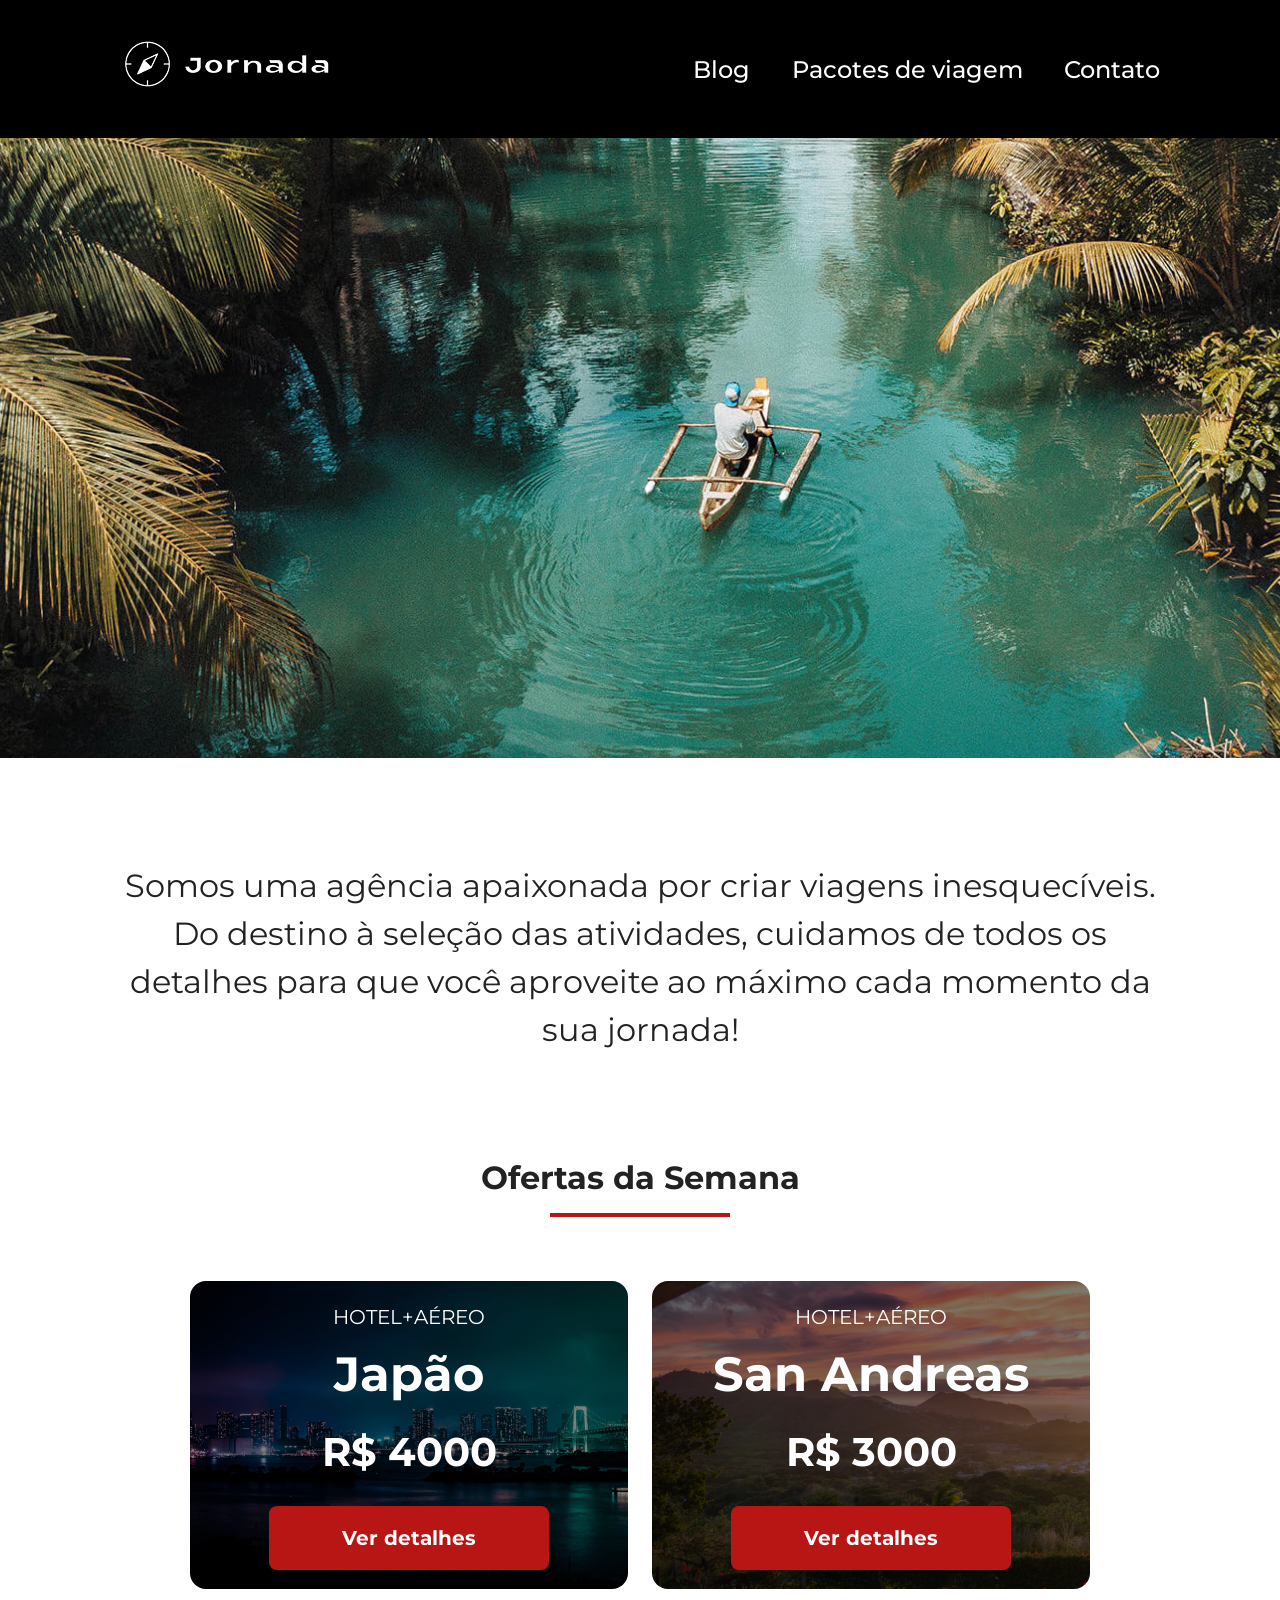
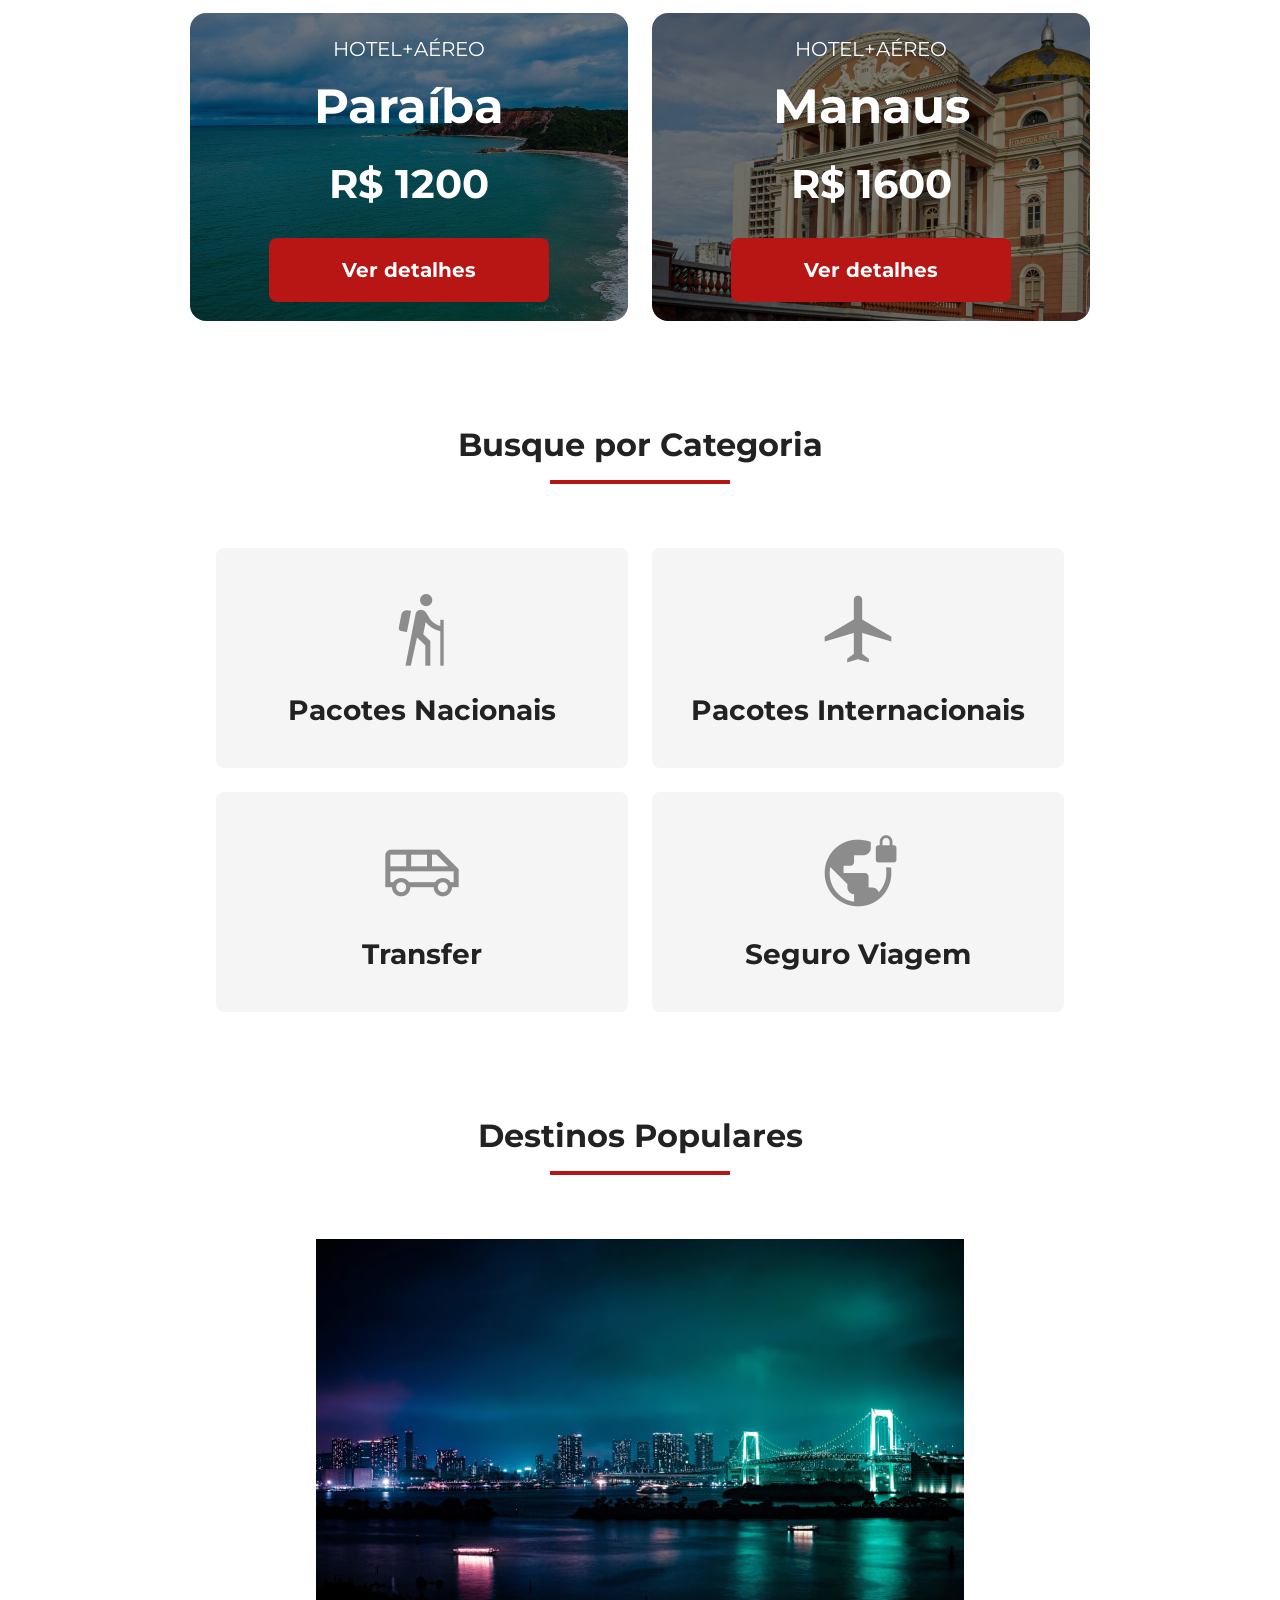
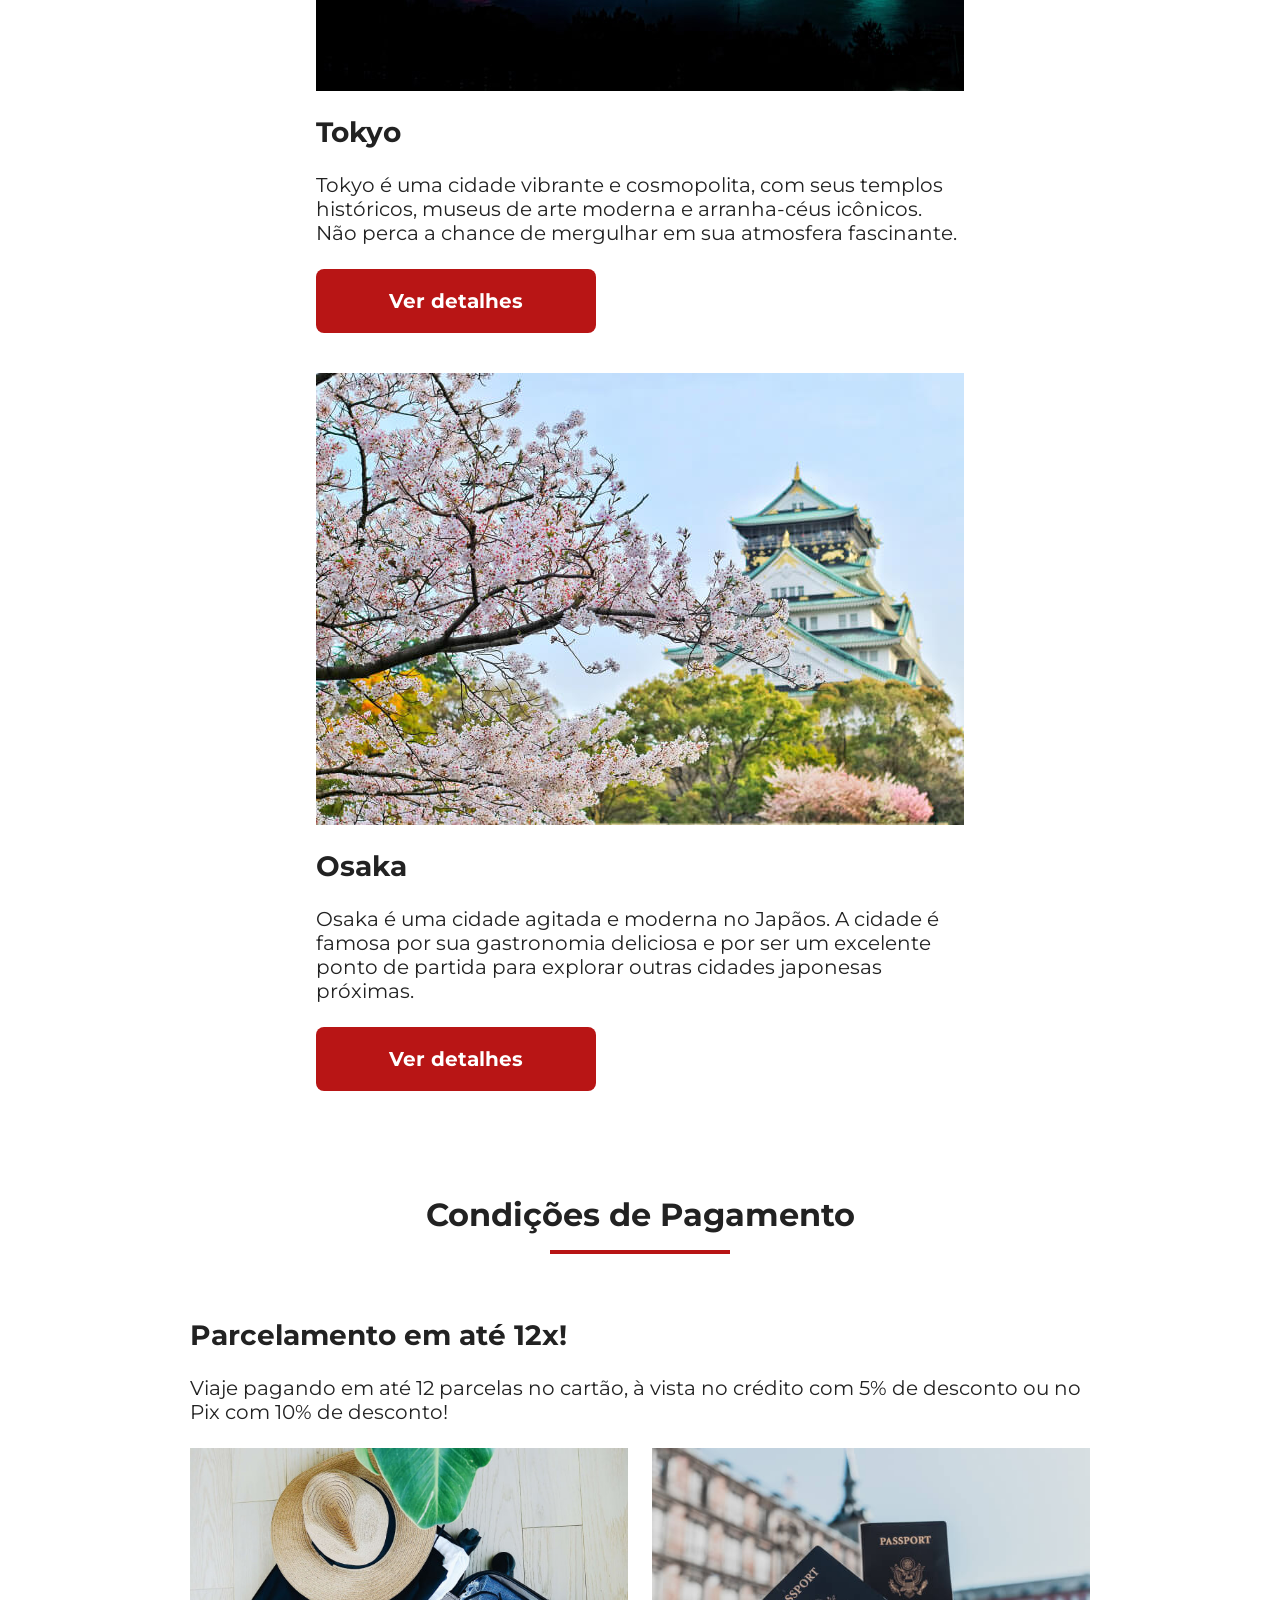
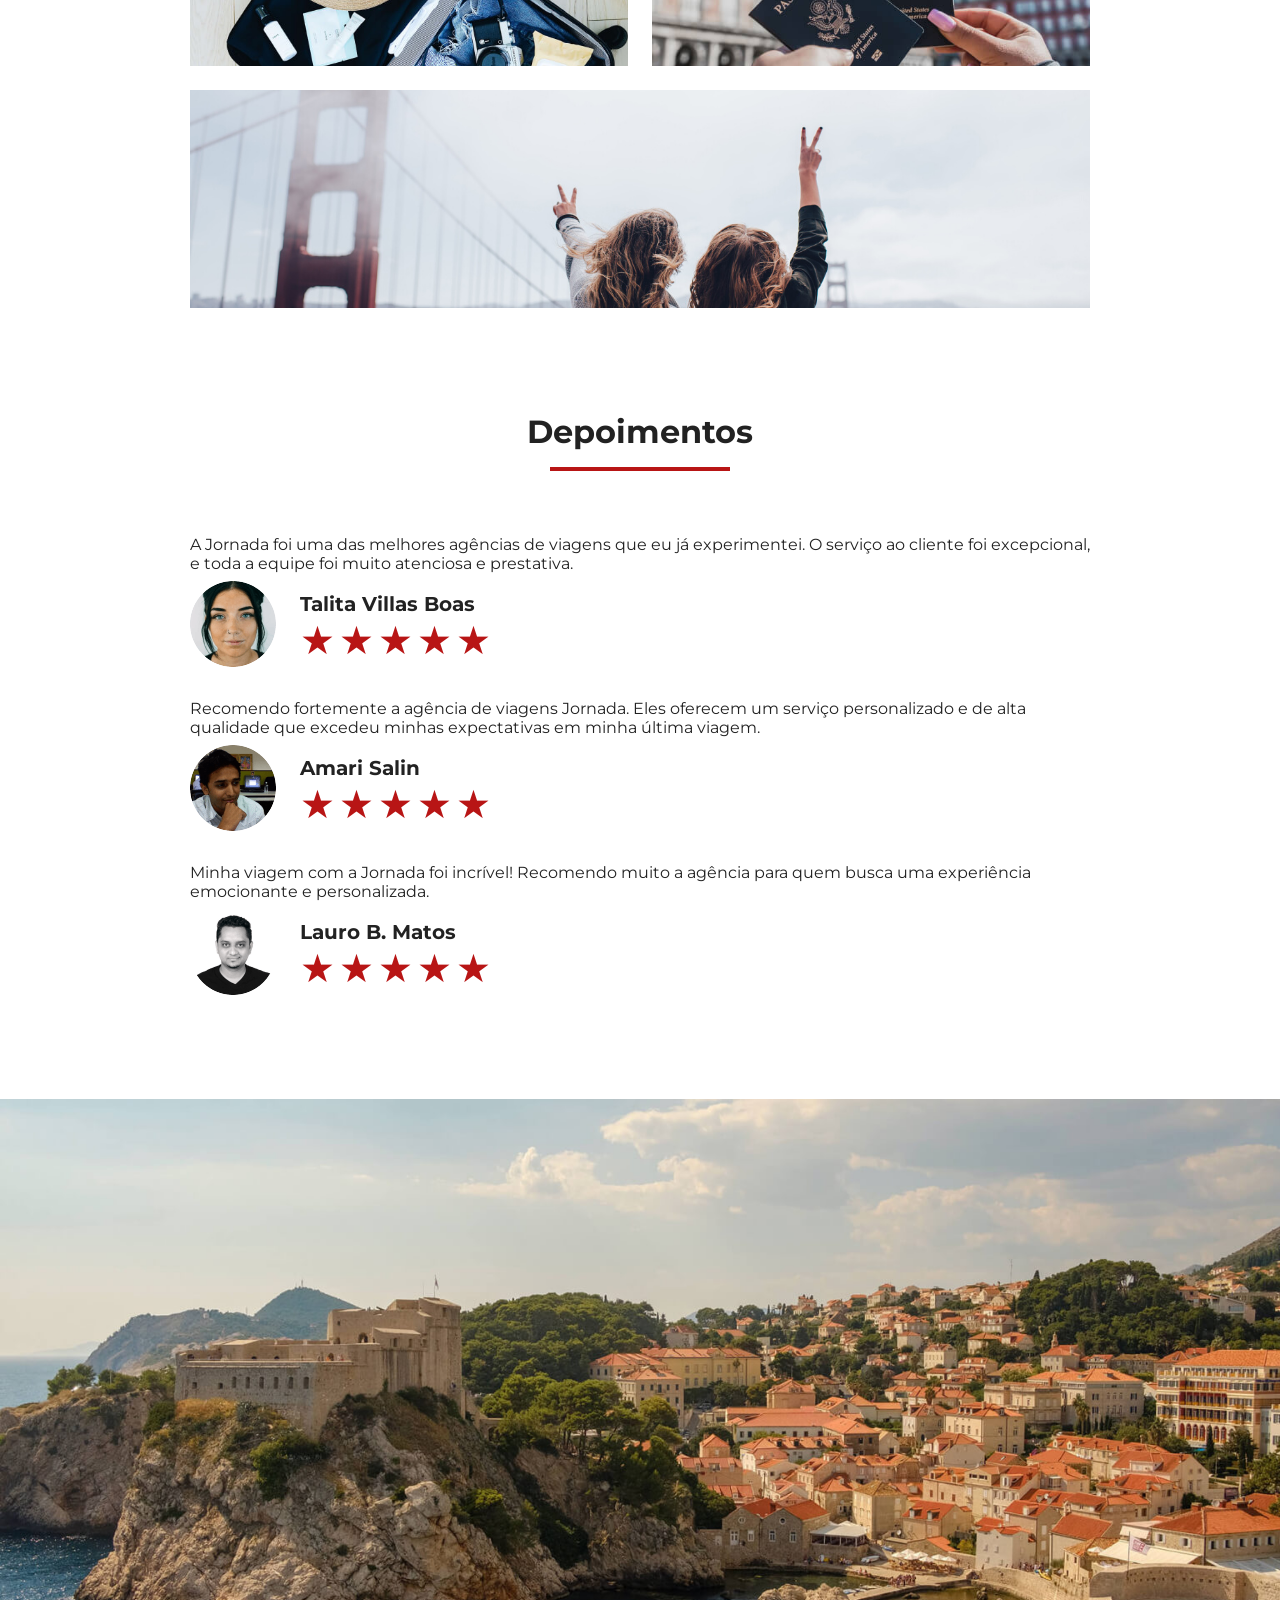
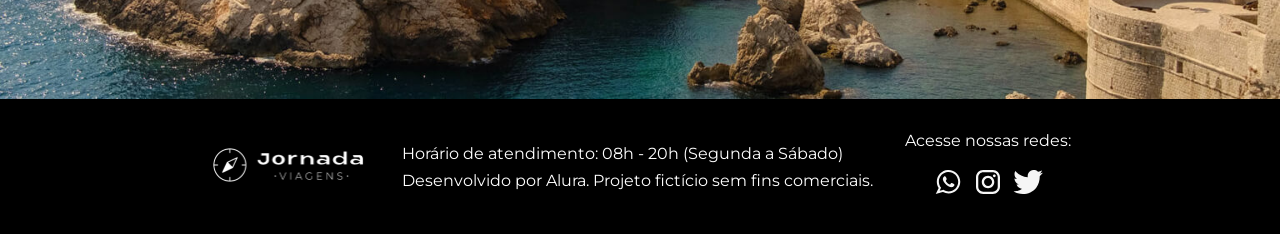
<file: index.html>
<!doctype html>
<html lang="pt-br">
  <head>
    <meta charset="UTF-8" />
    <meta name="viewport" content="width=device-width, initial-scale=1.0" />
    <meta name="description" content="Jornada Viagens, uma agência apaixonada por criar viagens inesquecíveis.">

    <meta name="og: title" content="Jornada Viagens">
    <meta name="og: description" content="Jornada Viagens, uma agência apaixonada por criar viagens inesquecíveis.">
    <meta name="og: image" content="https://serenadeofdreams.github.io/Alura-Jornada-Viagens/img/jornada-viagens-logo-completa-branca.png">
    <meta name="og: type" content="website">
    <meta name="og: url" content="https://serenadeofdreams.github.io/Alura-Jornada-Viagens/">

    <link rel="stylesheet" href="css/style.css" />
    <link rel="icon" href="jornada-viagens-favico.png" type="image/x-icon" />
    <link rel="preconnect" href="https://fonts.googleapis.com">
    <link rel="preconnect" href="https://fonts.gstatic.com" crossorigin>
    <link href="https://fonts.googleapis.com/css2?family=Montserrat:ital,wght@0,100..900;1,100..900&display=swap" rel="stylesheet">
    <link
      href="https://fonts.googleapis.com/css2?family=Material+Symbols+Outlined:opsz,wght,FILL,GRAD@48,400,1,0&icon_names=airport_shuttle,flight,hiking,vpn_lock&display=block"
      rel="stylesheet"
    />

    <title>Jornada Viagens</title>
  </head>
  <body>
    <header class="main-header">
      <a href="index.html" title="Voltar para a página inicial" class="home">
        <img
          src="img/jornada-viagens-logo-simples-branca.png"
          alt="Bússola da logo do Jornada Viagens na cor branca"
          class="mobile-logo"
        />
        <img
          src="img/jornada-viagens-logo-texto-branca.png"
          alt="Logo do Jornada Viagens na cor branca"
          class="desktop-logo"
        />
      </a>
      <div class="navigation-menu">
        <label for="menu">
          <img src="img/menu.png" alt="" />
        </label>
        <input type="checkbox" name="" id="menu" hidden />
        <nav>
          <ul class="list-links">
            <li>
              <a href="blog-jornada-viagens.html" target="_blank" title="Acessar blog do Jornada Viagens"
                >Blog</a
              >
            </li>
            <li>
              <a
                href="pacotes-de-viagens.html"
                target="_blank"
                title="Acessa pacotes de viagem disponíveis"
                >Pacotes de viagem</a
              >
            </li>
            <li>
              <a href="contato-jornada-viagens.html" target="_blank" title="Acessar contato conosco"
                >Contato</a
              >
            </li>
          </ul>
        </nav>
      </div>
    </header>

    <section class="main-hero first">
      <div class="main-header-hero-img"></div>
      <h2>
        Somos uma agência apaixonada por criar viagens inesquecíveis. Do destino
        à seleção das atividades, cuidamos de todos os detalhes para que você
        aproveite ao máximo cada momento da sua jornada!
      </h2>
    </section>

    <main>
      <section class="offers">
        <div class="section-title">
          <h2>Ofertas da Semana</h2>
          <hr />
        </div>
        <div class="offers-cards">
          <!-- JAPÃO -->
          <article class="card japao">
            <header>
              <p>HOTEL+AÉREO</p>
              <h3>Japão <br /></h3>
              <span> R$ 4000 </span>
            </header>
            <section class="separator"></section>
            <footer>
              <a href="#" class="button">Ver detalhes</a>
            </footer>
          </article>

          <!-- SAN ANDREAS -->
          <article class="card san-andreas">
            <header>
              <p>HOTEL+AÉREO</p>
              <h3>San Andreas <br /></h3>
              <span> R$ 3000 </span>
            </header>
            <section class="separator"></section>
            <footer>
              <a href="#" class="button">Ver detalhes</a>
            </footer>
          </article>

          <!-- PARAÍBA -->
          <article class="card paraiba">
            <header>
              <p>HOTEL+AÉREO</p>
              <h3>Paraíba <br /></h3>
              <span> R$ 1200 </span>
            </header>
            <section class="separator"></section>
            <footer>
              <a href="#" class="button">Ver detalhes</a>
            </footer>
          </article>

          <!-- MANAUS -->
          <article class="card manaus">
            <header>
              <p>HOTEL+AÉREO</p>
              <h3>Manaus <br /></h3>
              <span> R$ 1600 </span>
            </header>
            <section class="separator"></section>
            <footer>
              <a href="#" class="button">Ver detalhes</a>
            </footer>
          </article>
        </div>
      </section>

      <section class="search-by-category">
        <div class="section-title">
          <h2>Busque por Categoria</h2>
          <hr />
        </div>
        <div class="categories-cards">
          <!-- PACOTES NACIONAIS -->
          <a href="#" target="_blank" class="category nacionals">
            <span class="material-symbols-outlined"> &#xe50a </span>
            <!-- <span class="material-symbols-outlined"> hiking </span> -->
            <span class="text content-title">Pacotes Nacionais</span>
          </a>
          <!-- PACOTES INTERNACIONAIS -->
          <a href="#" target="_blank" class="category internacionals">
            <span class="material-symbols-outlined"> &#xe539 </span>
            <!-- <span class="material-symbols-outlined"> flight </span> -->
            <span class="text content-title">Pacotes Internacionais</span>
          </a>
          <!-- TRANSFER -->
          <a href="#" target="_blank" class="category transfer">
            <span class="material-symbols-outlined"> &#xeb3c </span>
            <!-- <span class="material-symbols-outlined"> airport_shuttle </span> -->
            <span class="text content-title">Transfer</span>
          </a>
          <!-- SEGURO VIAGEM -->
          <a href="#" target="_blank" class="category travel-insurance">
            <span class="material-symbols-outlined"> &#xe62f </span>
            <!-- <span class="material-symbols-outlined"> vpn_lock </span> -->
            <span class="text content-title">Seguro Viagem</span>
          </a>
        </div>
      </section>

      <section class="popular-destinations">
        <div class="section-title">
          <h2>Destinos Populares</h2>
          <hr/>
        </div>

        <div class="destinations">
          <article class="item">
            <header>
              <div class="img-item tokyo"></div>
              <h3 class="content-title">Tokyo</h3>
              <p class="content-text">Tokyo é uma cidade vibrante e cosmopolita, com seus templos históricos, museus de arte moderna e arranha-céus icônicos. Não perca a chance de mergulhar em sua atmosfera fascinante.</p>
            </header>
            <footer class="button">Ver detalhes</footer>
          </article>

          <article class="item">
            <header>
              <div class="img-item osaka"></div>
              <h3 class="content-title">Osaka</h3>
              <p class="content-text">Osaka é uma cidade agitada e moderna no Japãos. A cidade é famosa por sua gastronomia deliciosa e por ser um excelente ponto de partida para explorar outras cidades japonesas próximas.</p>
            </header>
            <footer class="button">Ver detalhes</footer>
          </article>
        </div>
      </section>

      <section class="payment-conditions">
        <div class="section-title">
          <h2>Condições de Pagamento</h2>
          <hr>
        </div>

        <div class="payments">
          <div class="text-content">
            <h3 class="content-title">Parcelamento em até 12x!</h3>
            <p class="content-text">Viaje pagando em até 12 parcelas no cartão, à vista no crédito com 5% de desconto ou no Pix com 10% de desconto! </p>
          </div>
          <div class="img-content">
            <div class="image bag"></div>
            <div class="image passport"></div>
            <div class="image people"></div>
          </div>
        </div>
      </section>

      <section class="testimonies">
        <div class="section-title">
          <h2>Depoimentos</h2>
          <hr>
        </div>

        <div class="testimonies-container">
          <article class="testimony">
            <header>
              <p class="content-text">A Jornada foi uma das melhores agências de viagens que eu já experimentei. O serviço ao cliente foi excepcional, e toda a equipe foi muito atenciosa e prestativa.</p>
            </header>
            <footer>
              <img class="user-picture" src="img/depoimentos/avatar-depoimento-talita.png" alt="Foto de perfil da usuária Talita Villas Boas">
              <div class="profile-content">
                <h3 class="content-title">Talita Villas Boas</h3>
                <div class="review">
                  <span class="star">&#9733;</span>
                  <span class="star">&#9733;</span>
                  <span class="star">&#9733;</span>
                  <span class="star">&#9733;</span>
                  <span class="star">&#9733;</span>
                </div>
              </div>
            </footer>
          </article>
          <article class="testimony">
            <header>
              <p class="content-text">Recomendo fortemente a agência de viagens Jornada. Eles oferecem um serviço personalizado e de alta qualidade que excedeu minhas expectativas em minha última viagem.</p>
            </header>
            <footer>
              <img class="user-picture" src="img/depoimentos/avatar-depoimento-amari.png" alt="Foto de perfil do usuário Amari Salin">
              <div class="profile-content">
                <h3 class="content-title">Amari Salin</h3>
                <div class="review">
                  <span class="star">&#9733;</span>
                  <span class="star">&#9733;</span>
                  <span class="star">&#9733;</span>
                  <span class="star">&#9733;</span>
                  <span class="star">&#9733;</span>
                </div>
              </div>
            </footer>
          </article>
          <article class="testimony">
            <header>
              <p class="content-text">Minha viagem com a Jornada foi incrível! Recomendo muito a agência para quem busca uma experiência emocionante e personalizada.</p>
            </header>
            <footer>
              <img class="user-picture" src="img/depoimentos/avatar-depoimento-lauro.png" alt="Foto de perfil do usuário Lauro B. Matos">
              <div class="profile-content">
                <h3 class="content-title">Lauro B. Matos</h3>
                <div class="review">
                  <span class="star">&#9733;</span>
                  <span class="star">&#9733;</span>
                  <span class="star">&#9733;</span>
                  <span class="star">&#9733;</span>
                  <span class="star">&#9733;</span>
                </div>
              </div>
            </footer>
          </article>
        </div>
      </section>
    </main>

    <section class="main-hero second">
      <div class="main-footer-hero-img"></div>
    </section>

    <footer class="main-footer">
        <div class="logo-and-text">
          <a href="index.html" title="Voltar para a página inicial" class="home">
            <img src="img/jornada-viagens-logo-completa-branca.png" alt="Logo do Jornada Viagens na cor branca">
          </a>
          
          <div class="text-content">
              <p>Horário de atendimento: 08h - 20h (Segunda a Sábado)</p>
              <p>Desenvolvido por Alura. Projeto fictício sem fins comerciais.</p>
          </div>
        </div>

        <div class="socials">
          <p>Acesse nossas redes:</p>
          <div class="socials-logos">
            <a href="#" target="_blank" title="Entre em contato pelo Whatsapp">
              <img src="img/footer/social-logos/logo-whatsapp.svg" alt="Logo do Whatsapp na cor branca.">
            </a>
            <a href="#" target="_blank" title="Acesse nosso Instagram">
              <img src="img/footer/social-logos/logo-instagram.svg" alt="Logo do Instagram na cor branca.">
            </a>
            <a href="#" target="_blank" title="Acesse nosso Twitter">
              <img src="img/footer/social-logos/logo-twiter.svg" alt="Logo do Twitter na cor branca.">
            </a>
          </div>
        </div>
    </footer>
  </body>
</html>
</file>
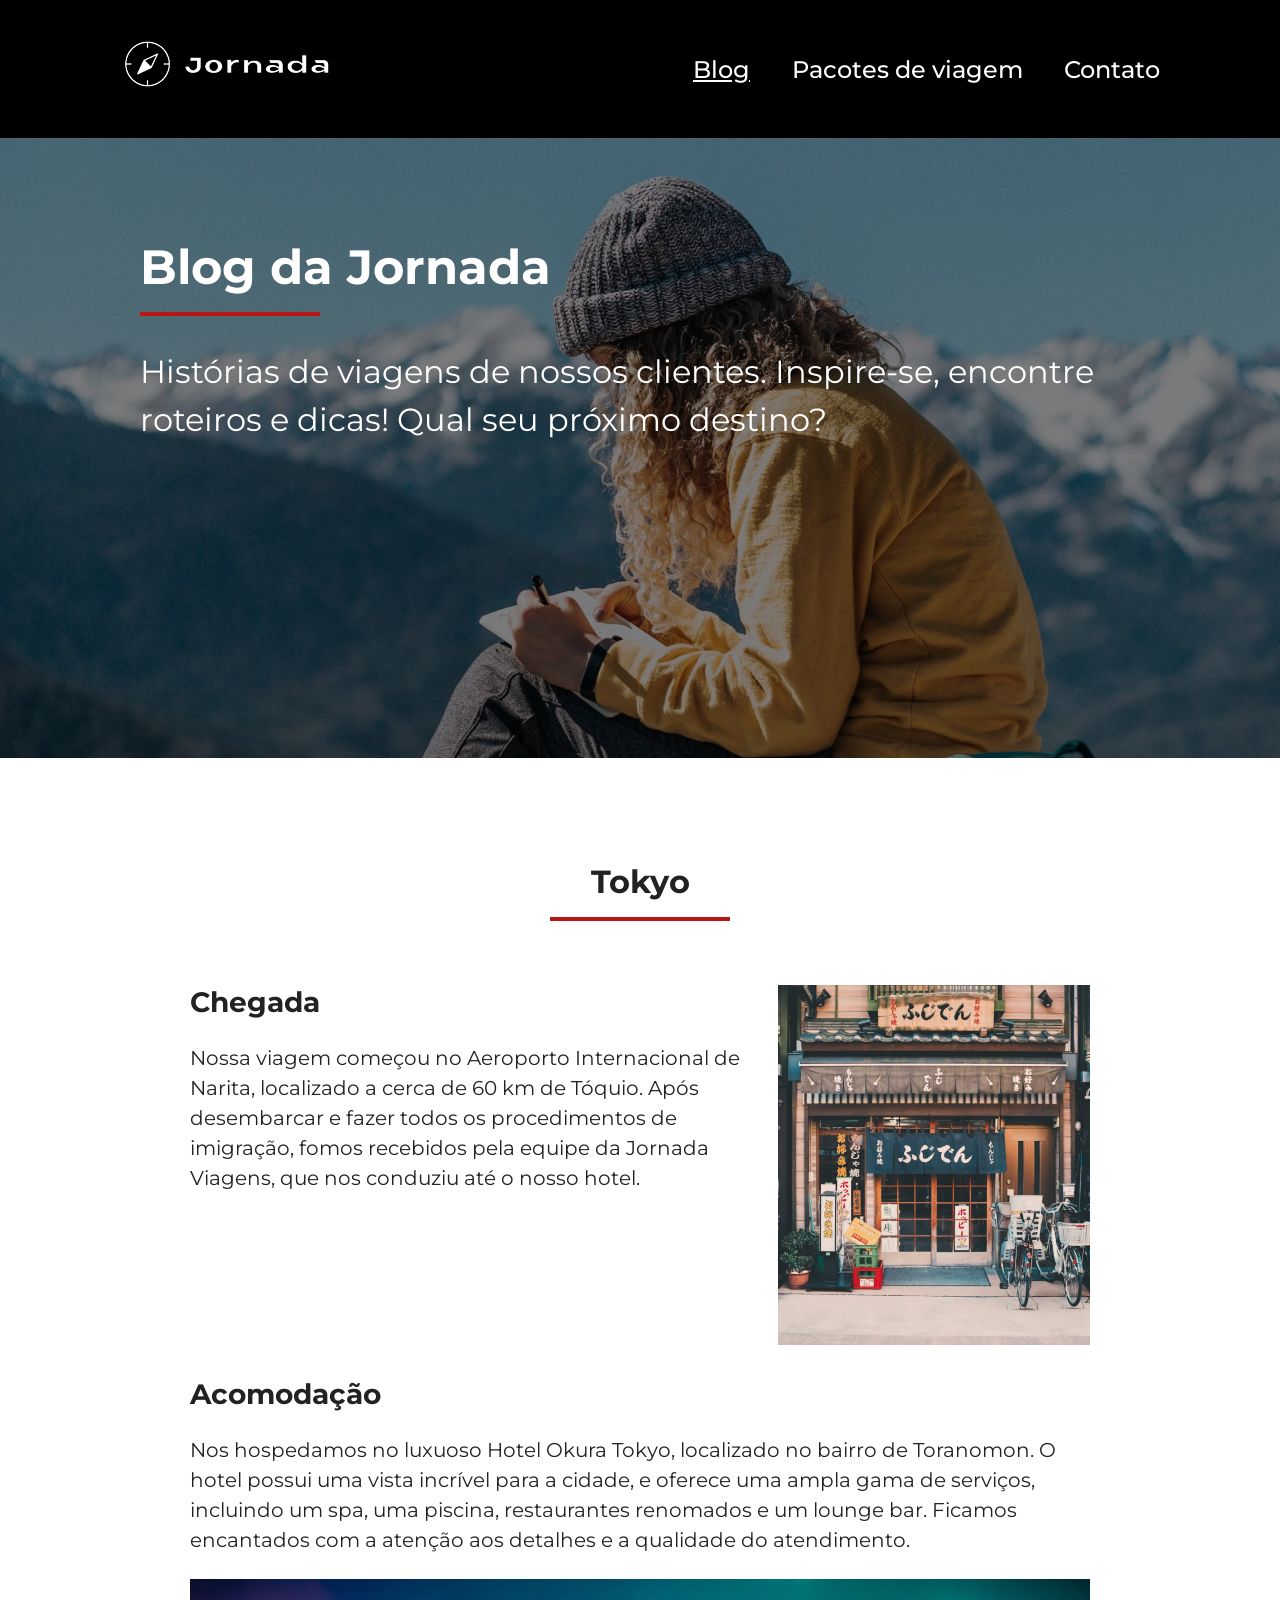
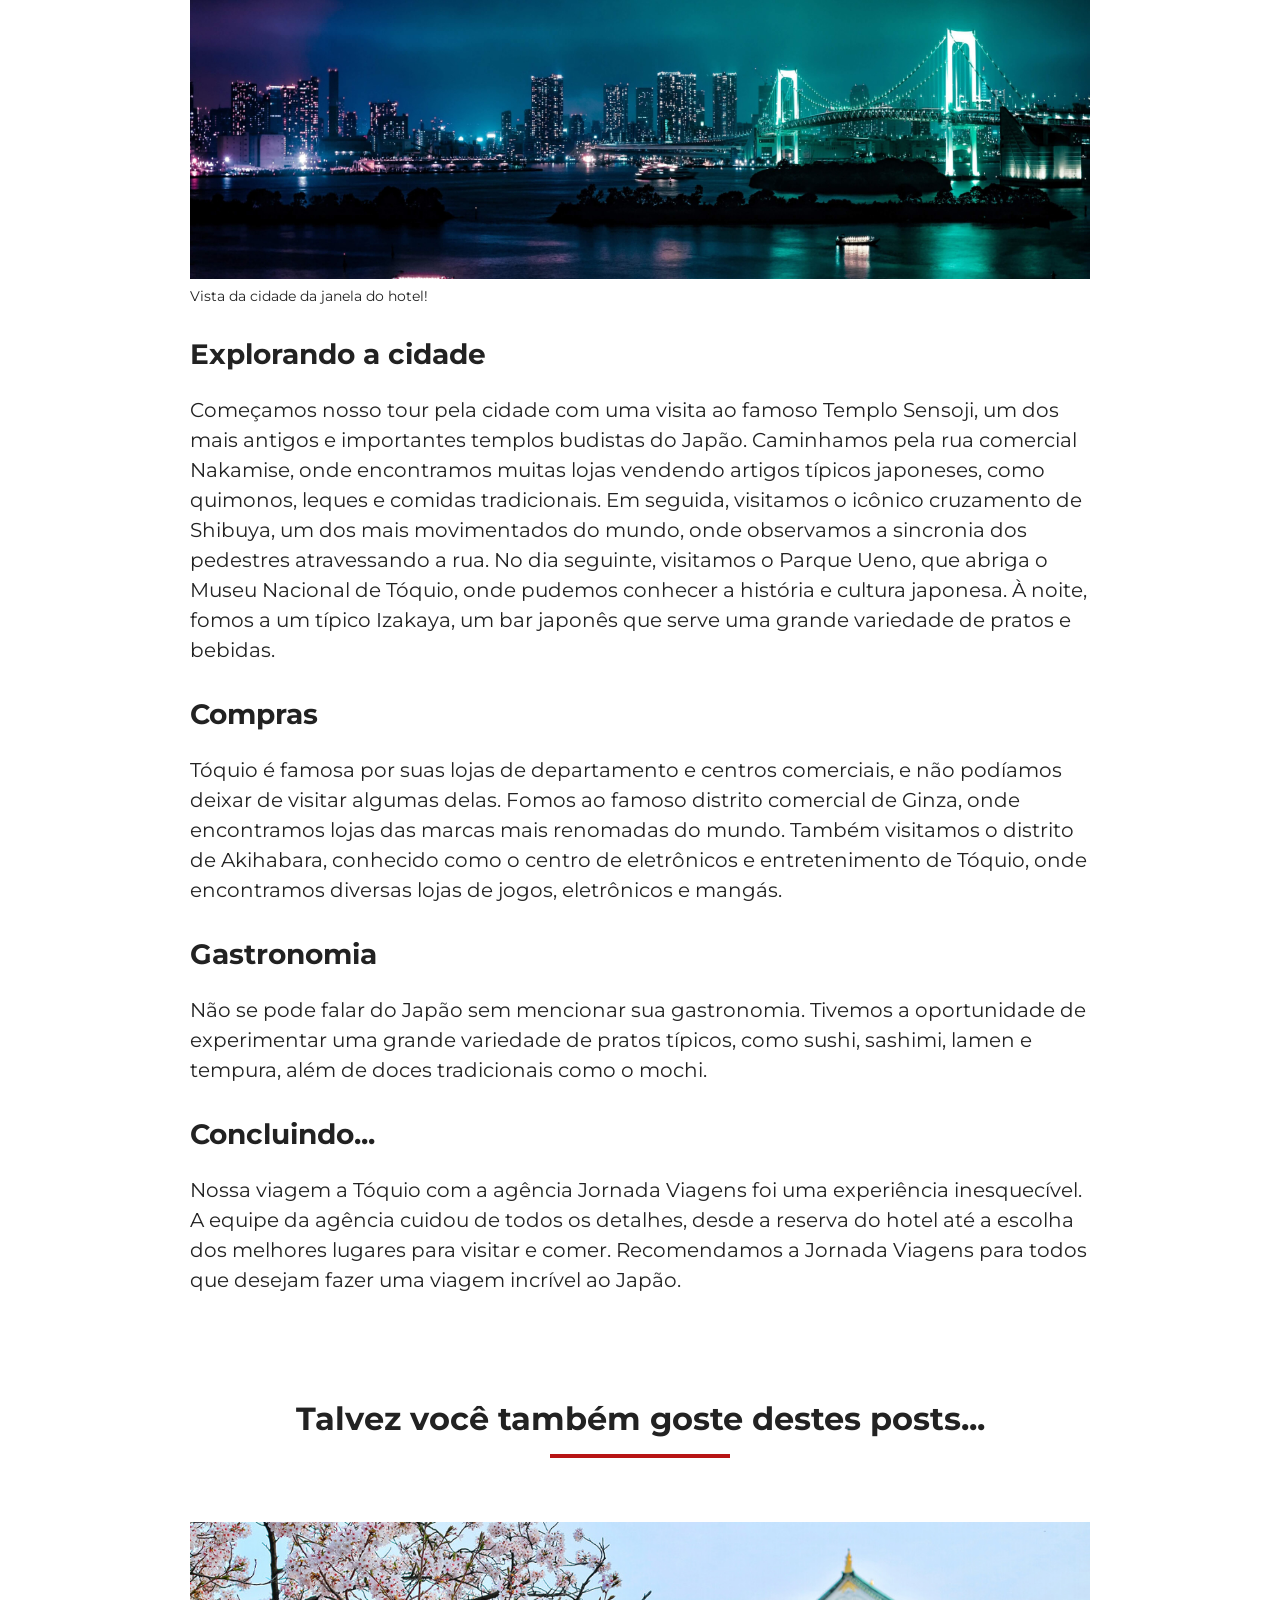
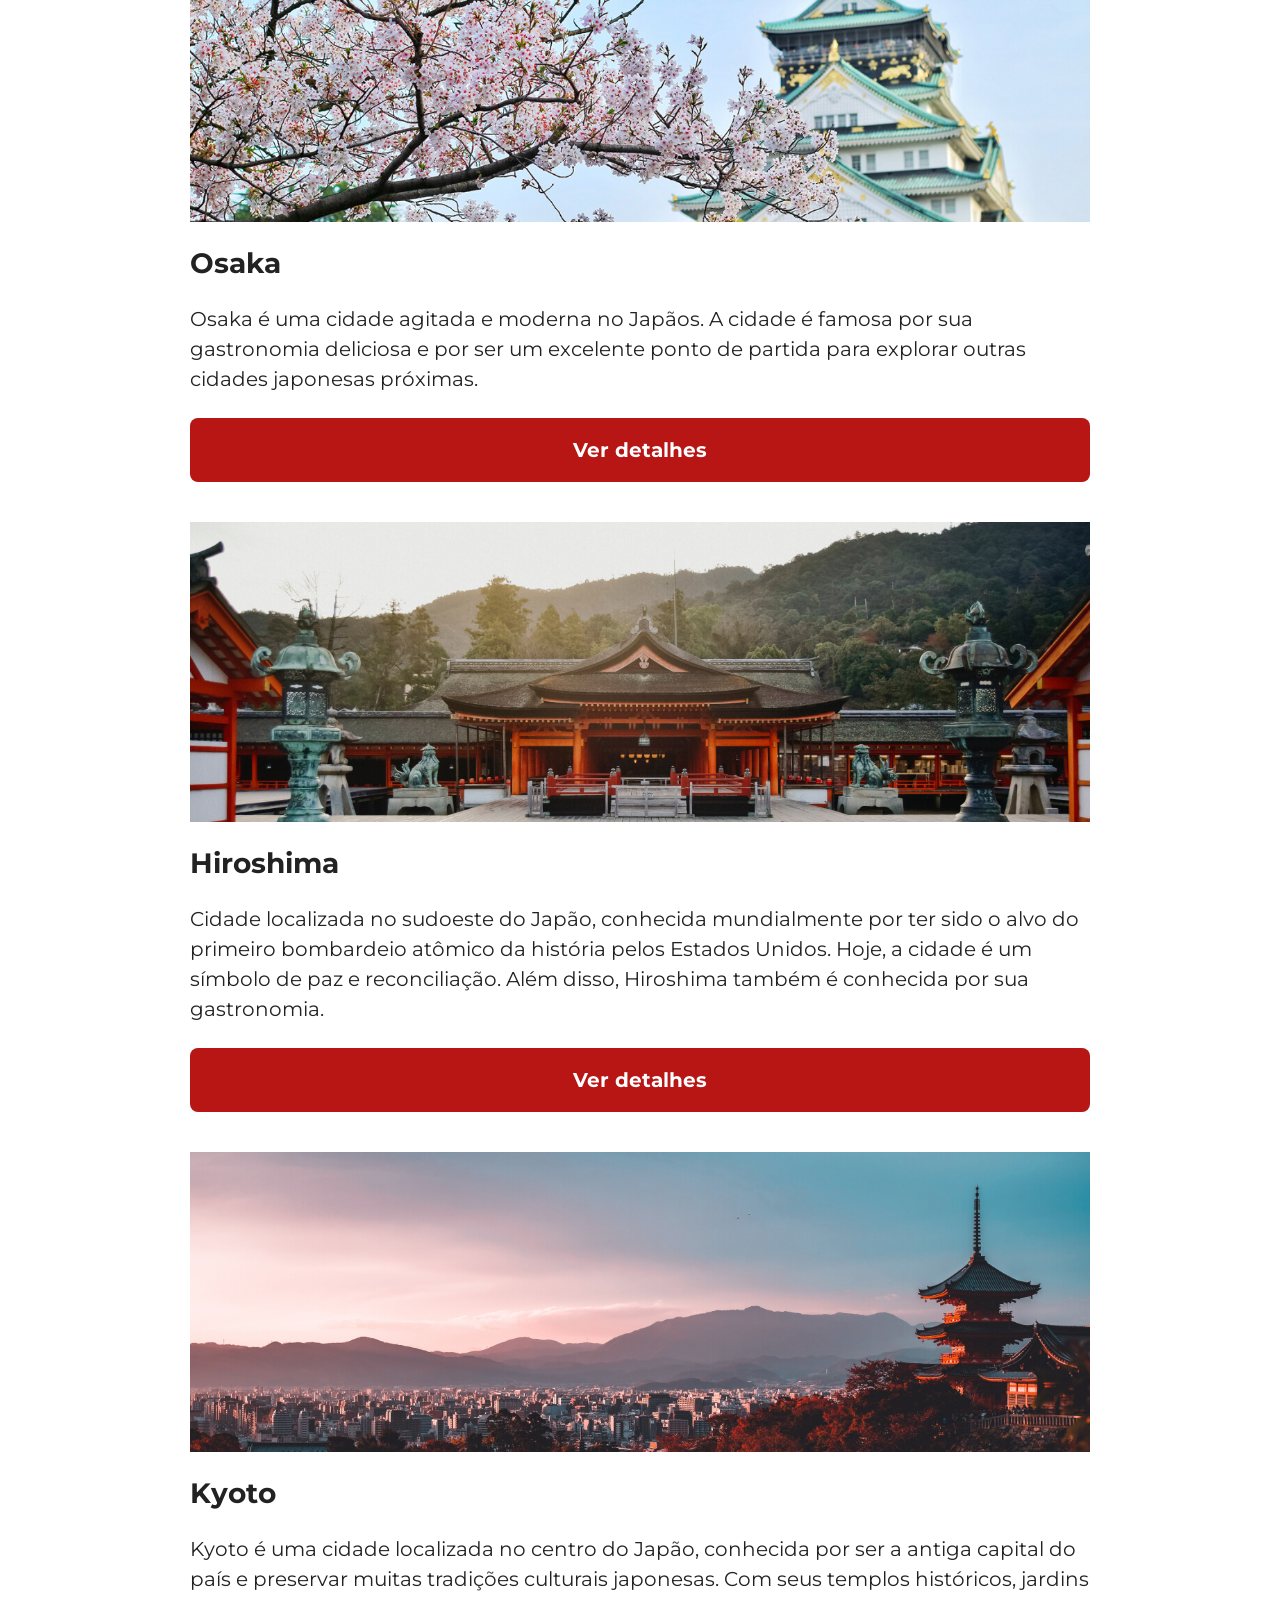
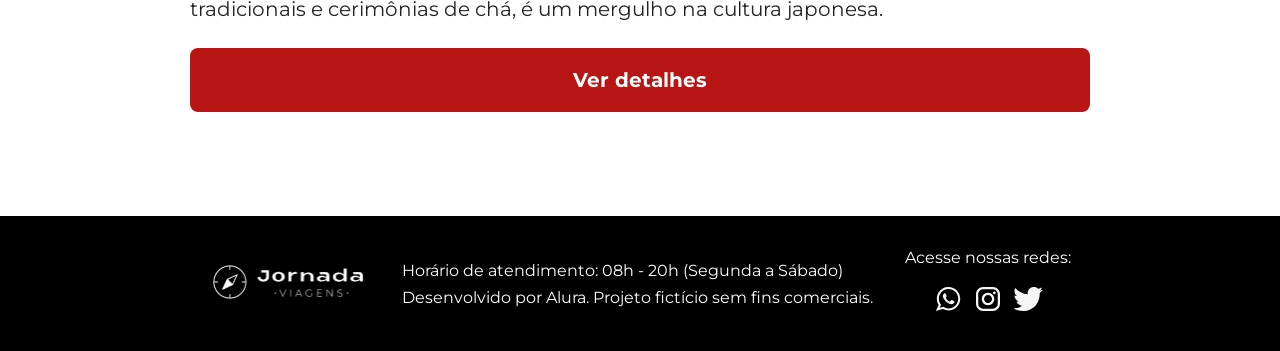
<file: blog-jornada-viagens.html>
<!doctype html>
<html lang="pt-br">
  <head>
    <meta charset="UTF-8" />
    <meta name="viewport" content="width=device-width, initial-scale=1.0" />

    <meta
      name="description"
      content="Jornada Viagens, uma agência apaixonada por criar viagens inesquecíveis."
    />

    <meta name="og: title" content="Jornada Viagens" />
    <meta
      name="og: description"
      content="Jornada Viagens, uma agência apaixonada por criar viagens inesquecíveis. Essa é a página do blog do Jornada Viagens"
    />
    <meta
      name="og: image"
      content="https://serenadeofdreams.github.io/Alura-Jornada-Viagens/img/jornada-viagens-logo-completa-branca.png"
    />
    <meta name="og: type" content="website" />
    <meta
      name="og: url"
      content="https://serenadeofdreams.github.io/Alura-Jornada-Viagens/blog-jornada-viagens.html"
    />

    <link rel="stylesheet" href="css/style.css" />
    <link rel="icon" href="jornada-viagens-favico.png" type="image/x-icon" />
    <link rel="preconnect" href="https://fonts.googleapis.com" />
    <link rel="preconnect" href="https://fonts.gstatic.com" crossorigin />
    <link
      href="https://fonts.googleapis.com/css2?family=Montserrat:ital,wght@0,100..900;1,100..900&display=swap"
      rel="stylesheet"
    />
    <title>Jornada Viagens - Blog</title>
  </head>
  <body>
    <header class="main-header">
      <a href="index.html" title="Voltar para a página inicial" class="home">
        <img
          src="img/jornada-viagens-logo-simples-branca.png"
          alt="Bússola da logo do Jornada Viagens na cor branca"
          class="mobile-logo"
        />
        <img
          src="img/jornada-viagens-logo-texto-branca.png"
          alt="Logo do Jornada Viagens na cor branca"
          class="desktop-logo"
        />
      </a>
      <div class="navigation-menu">
        <label for="menu">
          <img src="img/menu.png" alt="" />
        </label>
        <input type="checkbox" name="" id="menu" hidden />
        <nav>
          <ul class="list-links">
            <li>
              <a
                class="active"
                href="blog-jornada-viagens.html"
                target="_blank"
                title="Acessar blog do Jornada Viagens"
                >Blog</a
              >
            </li>
            <li>
              <a
                href="pacotes-de-viagens.html"
                target="_blank"
                title="Acessa pacotes de viagem disponíveis"
                >Pacotes de viagem</a
              >
            </li>
            <li>
              <a
                href="contato-jornada-viagens.html"
                target="_blank"
                title="Acessar contato conosco"
                >Contato</a
              >
            </li>
          </ul>
        </nav>
      </div>
    </header>

    <section class="blog-hero first">
      <div class="blog-header-hero-img">
        <div class="blog-header-hero-title">
          <h2>Blog da Jornada</h2>
          <hr />
        </div>
        <div class="blog-header-hero-text">
          <p class="content-text">
            Histórias de viagens de nossos clientes. Inspire-se, encontre
            roteiros e dicas! Qual seu próximo destino?
          </p>
        </div>
      </div>
    </section>
    <main>
      <section class="tokyo-post">
        <div class="section-title">
          <h2>Tokyo</h2>
          <hr />
        </div>
        <div class="tokyo-post-info">
          <div class="arrival">
            <div class="text-content">
              <h3 class="content-title">Chegada</h3>
              <p class="content-text">
                Nossa viagem começou no Aeroporto Internacional de Narita,
                localizado a cerca de 60 km de Tóquio. Após desembarcar e fazer
                todos os procedimentos de imigração, fomos recebidos pela equipe
                da Jornada Viagens, que nos conduziu até o nosso hotel.
              </p>
            </div>
            <img
              src="img/blog/tokyo/mobile/tokyo-1-mobile.jpg"
              alt="Entrada do restaurante Fujiden no distrito de Asakusa em Tokyo."
              class="tokyo-1-mobile"
            />
            <img
              src="img/blog/tokyo/desktop/tokyo-1-desktop.jpg"
              alt="Entrada do restaurante Fujiden no distrito de Asakusa em Tokyo."
              class="tokyo-1-desktop"
            />
          </div>
          <div class="accommodation">
            <h3 class="content-title">Acomodação</h3>
            <p class="content-text">
              Nos hospedamos no luxuoso Hotel Okura Tokyo, localizado no bairro
              de Toranomon. O hotel possui uma vista incrível para a cidade, e
              oferece uma ampla gama de serviços, incluindo um spa, uma piscina,
              restaurantes renomados e um lounge bar. Ficamos encantados com a
              atenção aos detalhes e a qualidade do atendimento.
            </p>
            <figure>
              <img
                src="img/blog/tokyo/mobile/tokyo-2-celular.jpg"
                alt="Paisagem urbana noturna do distrito de Minato em Tokyo."
                class="tokyo-2-celular"
              />
              <img
                src="img/blog/tokyo/mobile/tokyo-2-tablet.jpg"
                alt="Paisagem urbana noturna do distrito de Minato em Tokyo."
                class="tokyo-2-tablet"
              />
              <img
                src="img/blog/tokyo/desktop/tokyo-2-desktop.jpg"
                alt="Paisagem urbana noturna do distrito de Minato em Tokyo."
                class="tokyo-2-desktop"
              />
              <figcaption>Vista da cidade da janela do hotel!</figcaption>
            </figure>
          </div>
          <div class="touring">
            <h3 class="content-title">Explorando a cidade</h3>
            <p class="content-text">
              Começamos nosso tour pela cidade com uma visita ao famoso Templo
              Sensoji, um dos mais antigos e importantes templos budistas do
              Japão. Caminhamos pela rua comercial Nakamise, onde encontramos
              muitas lojas vendendo artigos típicos japoneses, como quimonos,
              leques e comidas tradicionais. Em seguida, visitamos o icônico
              cruzamento de Shibuya, um dos mais movimentados do mundo, onde
              observamos a sincronia dos pedestres atravessando a rua. No dia
              seguinte, visitamos o Parque Ueno, que abriga o Museu Nacional de
              Tóquio, onde pudemos conhecer a história e cultura japonesa. À
              noite, fomos a um típico Izakaya, um bar japonês que serve uma
              grande variedade de pratos e bebidas.
            </p>
          </div>
          <div class="shopping">
            <h3 class="content-title">Compras</h3>
            <p class="content-text">
              Tóquio é famosa por suas lojas de departamento e centros
              comerciais, e não podíamos deixar de visitar algumas delas. Fomos
              ao famoso distrito comercial de Ginza, onde encontramos lojas das
              marcas mais renomadas do mundo. Também visitamos o distrito de
              Akihabara, conhecido como o centro de eletrônicos e entretenimento
              de Tóquio, onde encontramos diversas lojas de jogos, eletrônicos e
              mangás.
            </p>
          </div>
          <div class="food">
            <h3 class="content-title">Gastronomia</h3>
            <p class="content-text">
              Não se pode falar do Japão sem mencionar sua gastronomia. Tivemos
              a oportunidade de experimentar uma grande variedade de pratos
              típicos, como sushi, sashimi, lamen e tempura, além de doces
              tradicionais como o mochi.
            </p>
          </div>
          <div class="conclusion">
            <h3 class="content-title">Concluindo...</h3>
            <p class="content-text">
              Nossa viagem a Tóquio com a agência Jornada Viagens foi uma
              experiência inesquecível. A equipe da agência cuidou de todos os
              detalhes, desde a reserva do hotel até a escolha dos melhores
              lugares para visitar e comer. Recomendamos a Jornada Viagens para
              todos que desejam fazer uma viagem incrível ao Japão.
            </p>
          </div>
        </div>
      </section>

      <section class="recommended-posts">
        <div class="section-title">
          <h2>Talvez você também goste destes posts...</h2>
          <hr />
        </div>

        <div class="recommended-posts-container">
          <article class="item">
            <header>
              <div class="img-item osaka"></div>
              <h3 class="content-title">Osaka</h3>
              <p class="content-text">
                Osaka é uma cidade agitada e moderna no Japãos. A cidade é
                famosa por sua gastronomia deliciosa e por ser um excelente
                ponto de partida para explorar outras cidades japonesas
                próximas.
              </p>
            </header>
            <footer class="button">Ver detalhes</footer>
          </article>

          <article class="item">
            <header>
              <div class="img-item hiroshima"></div>
              <h3 class="content-title">Hiroshima</h3>
              <p class="content-text">
                Cidade localizada no sudoeste do Japão, conhecida mundialmente
                por ter sido o alvo do primeiro bombardeio atômico da história
                pelos Estados Unidos. Hoje, a cidade é um símbolo de paz e
                reconciliação. Além disso, Hiroshima também é conhecida por sua
                gastronomia.
              </p>
            </header>
            <footer class="button">Ver detalhes</footer>
          </article>

          <article class="item">
            <header>
              <div class="img-item kyoto"></div>
              <h3 class="content-title">Kyoto</h3>
              <p class="content-text">
                Kyoto é uma cidade localizada no centro do Japão, conhecida por
                ser a antiga capital do país e preservar muitas tradições
                culturais japonesas. Com seus templos históricos, jardins
                tradicionais e cerimônias de chá, é um mergulho na cultura
                japonesa.
              </p>
            </header>
            <footer class="button">Ver detalhes</footer>
          </article>
        </div>
      </section>
    </main>

    <footer class="main-footer">
      <div class="logo-and-text">
        <a href="index.html" title="Voltar para a página inicial" class="home">
          <img
            src="img/jornada-viagens-logo-completa-branca.png"
            alt="Logo do Jornada Viagens na cor branca"
          />
        </a>

        <div class="text-content">
          <p>Horário de atendimento: 08h - 20h (Segunda a Sábado)</p>
          <p>Desenvolvido por Alura. Projeto fictício sem fins comerciais.</p>
        </div>
      </div>

      <div class="socials">
        <p>Acesse nossas redes:</p>
        <div class="socials-logos">
          <a href="#" target="_blank" title="Entre em contato pelo Whatsapp">
            <img
              src="img/footer/social-logos/logo-whatsapp.svg"
              alt="Logo do Whatsapp na cor branca."
            />
          </a>
          <a href="#" target="_blank" title="Acesse nosso Instagram">
            <img
              src="img/footer/social-logos/logo-instagram.svg"
              alt="Logo do Instagram na cor branca."
            />
          </a>
          <a href="#" target="_blank" title="Acesse nosso Twitter">
            <img
              src="img/footer/social-logos/logo-twiter.svg"
              alt="Logo do Twitter na cor branca."
            />
          </a>
        </div>
      </div>
    </footer>
  </body>
</html>
</file>
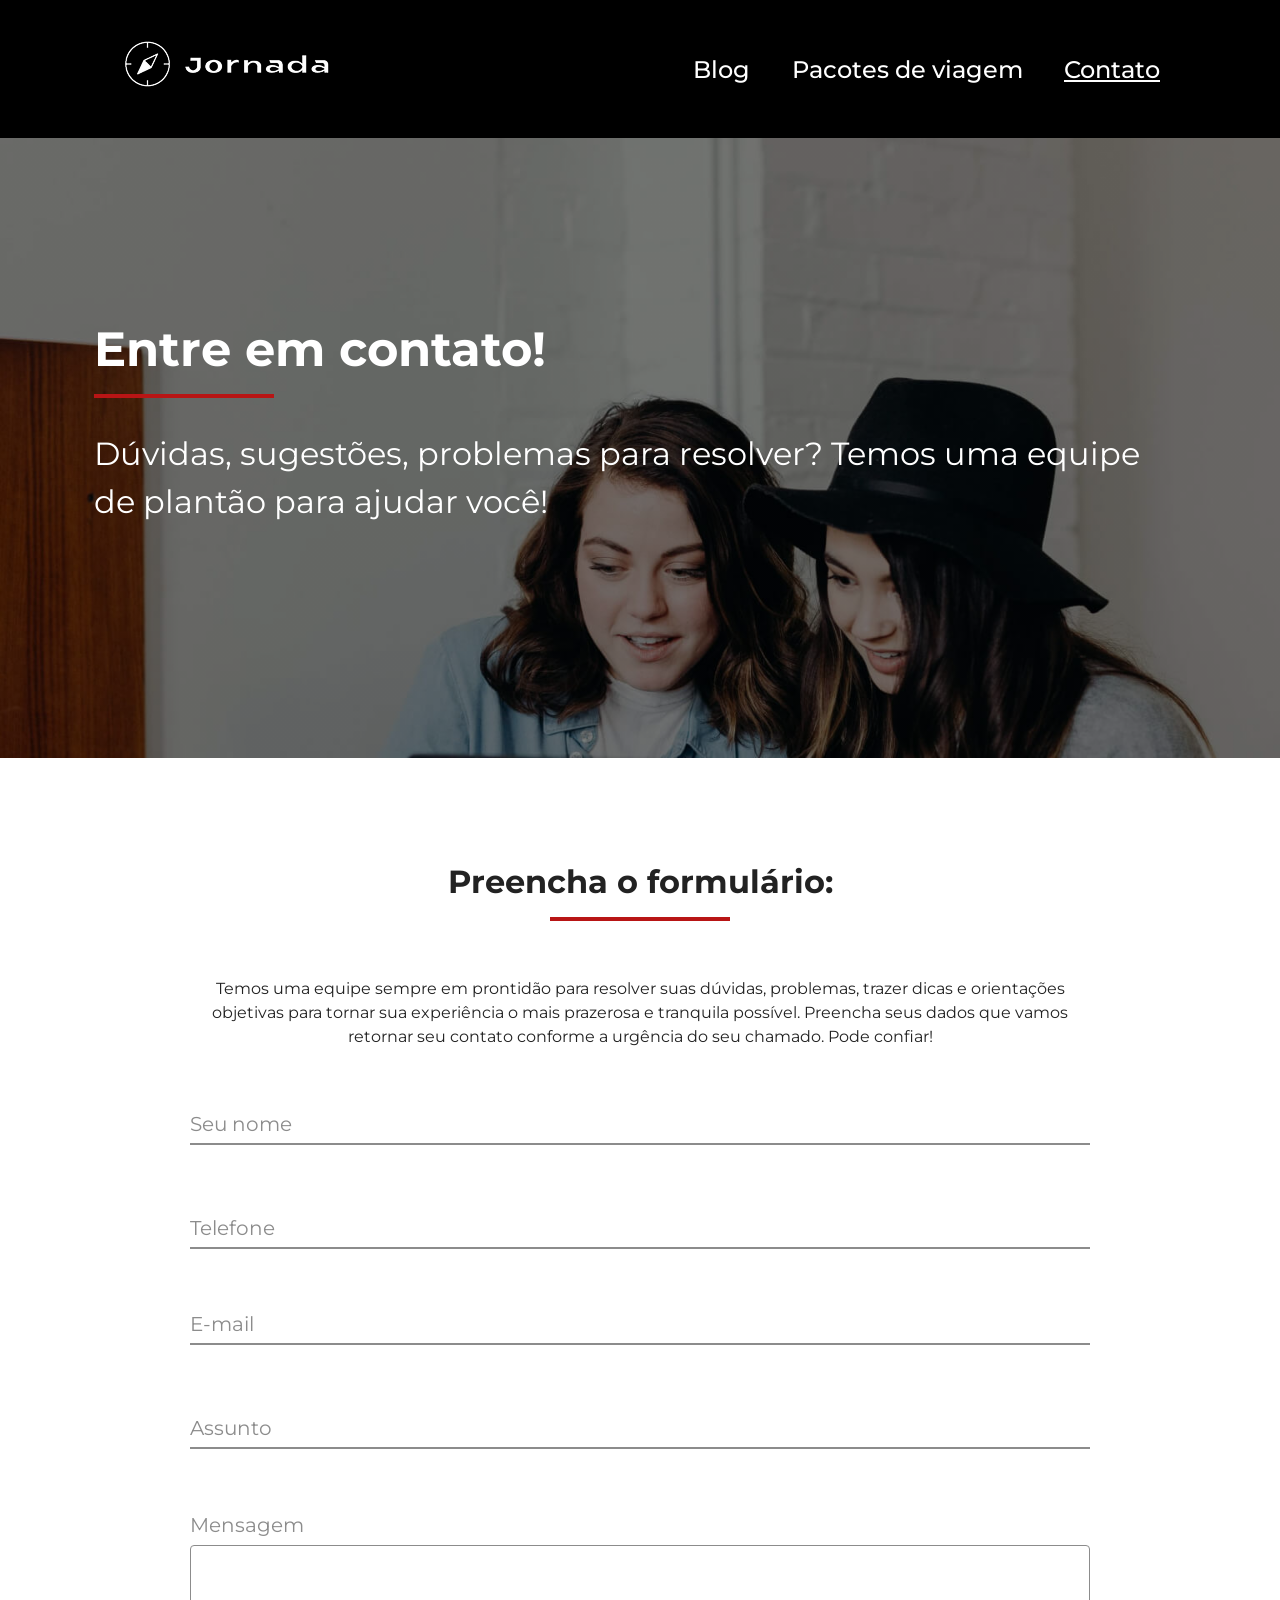
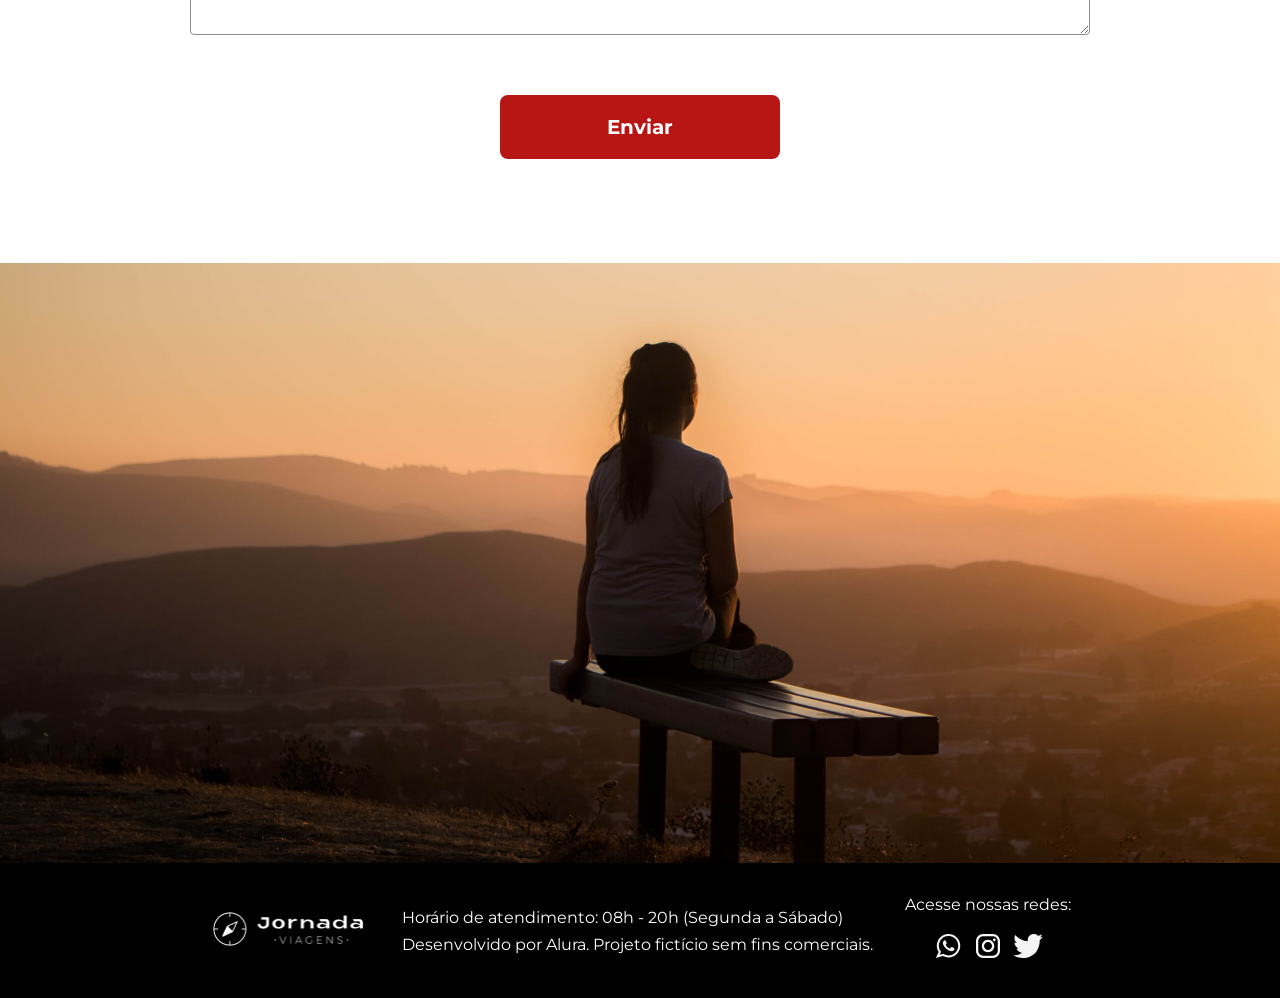
<file: contato-jornada-viagens.html>
<!doctype html>
<html lang="pt-br">
  <head>
    <meta charset="UTF-8" />
    <meta name="viewport" content="width=device-width, initial-scale=1.0" />

    <meta
      name="description"
      content="Jornada Viagens, uma agência apaixonada por criar viagens inesquecíveis."
    />

    <meta name="og: title" content="Jornada Viagens" />
    <meta
      name="og: description"
      content="Jornada Viagens, uma agência apaixonada por criar viagens inesquecíveis. Essa é a página para contato com nossa equipe."
    />
    <meta
      name="og: image"
      content="https://serenadeofdreams.github.io/Alura-Jornada-Viagens/img/jornada-viagens-logo-completa-branca.png"
    />
    <meta name="og: type" content="website" />
    <meta
      name="og: url"
      content="https://serenadeofdreams.github.io/Alura-Jornada-Viagens/contato-jornada-viagens.html"
    />

    <link rel="stylesheet" href="css/style.css" />
    <link rel="icon" href="jornada-viagens-favico.png" type="image/x-icon" />
    <link rel="preconnect" href="https://fonts.googleapis.com" />
    <link rel="preconnect" href="https://fonts.gstatic.com" crossorigin />
    <link
      href="https://fonts.googleapis.com/css2?family=Montserrat:ital,wght@0,100..900;1,100..900&display=swap"
      rel="stylesheet"
    />
    <title>Jornada Viagens - Contato</title>
  </head>
  <body>
    <header class="main-header">
      <a href="index.html" title="Voltar para a página inicial" class="home">
        <img
          src="img/jornada-viagens-logo-simples-branca.png"
          alt="Bússola da logo do Jornada Viagens na cor branca"
          class="mobile-logo"
        />
        <img
          src="img/jornada-viagens-logo-texto-branca.png"
          alt="Logo do Jornada Viagens na cor branca"
          class="desktop-logo"
        />
      </a>
      <div class="navigation-menu">
        <label for="menu">
          <img src="img/menu.png" alt="" />
        </label>
        <input type="checkbox" name="" id="menu" hidden />
        <nav>
          <ul class="list-links">
            <li>
              <a
                href="blog-jornada-viagens.html"
                target="_blank"
                title="Acessar blog do Jornada Viagens"
                >Blog</a
              >
            </li>
            <li>
              <a
                href="pacotes-de-viagens.html"
                target="_blank"
                title="Acessa pacotes de viagem disponíveis"
                >Pacotes de viagem</a
              >
            </li>
            <li>
              <a
                href="contato-jornada-viagens.html"
                target="_blank"
                title="Acessar contato conosco"
                class="active"
                >Contato</a
              >
            </li>
          </ul>
        </nav>
      </div>
    </header>

    <section class="contact-hero first">
      <div class="contact-header-hero-img">
        <div class="contact-header-hero-title">
          <h2>Entre em contato!</h2>
          <hr />
        </div>
        <div class="contact-header-hero-text">
          <p class="content-text">
            Dúvidas, sugestões, problemas para resolver? Temos uma equipe de
            plantão para ajudar você!
          </p>
        </div>
      </div>
    </section>

    <main>
      <section class="contact-form">
        <div class="section-title">
          <h2>Preencha o formulário:</h2>
          <hr />
        </div>
        <p class="content-text">
          Temos uma equipe sempre em prontidão para resolver suas dúvidas,
          problemas, trazer dicas e orientações objetivas para tornar sua
          experiência o mais prazerosa e tranquila possível. Preencha seus dados
          que vamos retornar seu contato conforme a urgência do seu chamado.
          Pode confiar!
        </p>
        <form action="">
          <input
            type="text"
            name="name"
            placeholder="Seu nome"
            id="txtName"
            required
          />
          <div class="phone-and-email">
            <input
              type="tel"
              name="phone"
              pattern="(0-9){11}"
              placeholder="Telefone"
              id="txtPhone"
              required
            />
            <input
              type="email"
              name="email"
              id="txtEmail"
              placeholder="E-mail"
              required
            />
          </div>

          <input
            type="text"
            name="subject"
            id="txtSubject"
            placeholder="Assunto"
            required
          />
          <div class="textarea">
            <label for="txtMessage">Mensagem</label>
            <textarea name="message" id="txtMessage" required></textarea>
          </div>
        </form>

        <button type="submit" class="button">Enviar</button>
      </section>
    </main>

    <section class="contact-hero second">
      <div class="contact-footer-hero-img"></div>
    </section>

    <footer class="main-footer">
      <div class="logo-and-text">
        <a href="index.html" title="Voltar para a página inicial" class="home">
          <img
            src="img/jornada-viagens-logo-completa-branca.png"
            alt="Logo do Jornada Viagens na cor branca"
          />
        </a>

        <div class="text-content">
          <p>Horário de atendimento: 08h - 20h (Segunda a Sábado)</p>
          <p>Desenvolvido por Alura. Projeto fictício sem fins comerciais.</p>
        </div>
      </div>

      <div class="socials">
        <p>Acesse nossas redes:</p>
        <div class="socials-logos">
          <a href="#" target="_blank" title="Entre em contato pelo Whatsapp">
            <img
              src="img/footer/social-logos/logo-whatsapp.svg"
              alt="Logo do Whatsapp na cor branca."
            />
          </a>
          <a href="#" target="_blank" title="Acesse nosso Instagram">
            <img
              src="img/footer/social-logos/logo-instagram.svg"
              alt="Logo do Instagram na cor branca."
            />
          </a>
          <a href="#" target="_blank" title="Acesse nosso Twitter">
            <img
              src="img/footer/social-logos/logo-twiter.svg"
              alt="Logo do Twitter na cor branca."
            />
          </a>
        </div>
      </div>
    </footer>
  </body>
</html>
</file>
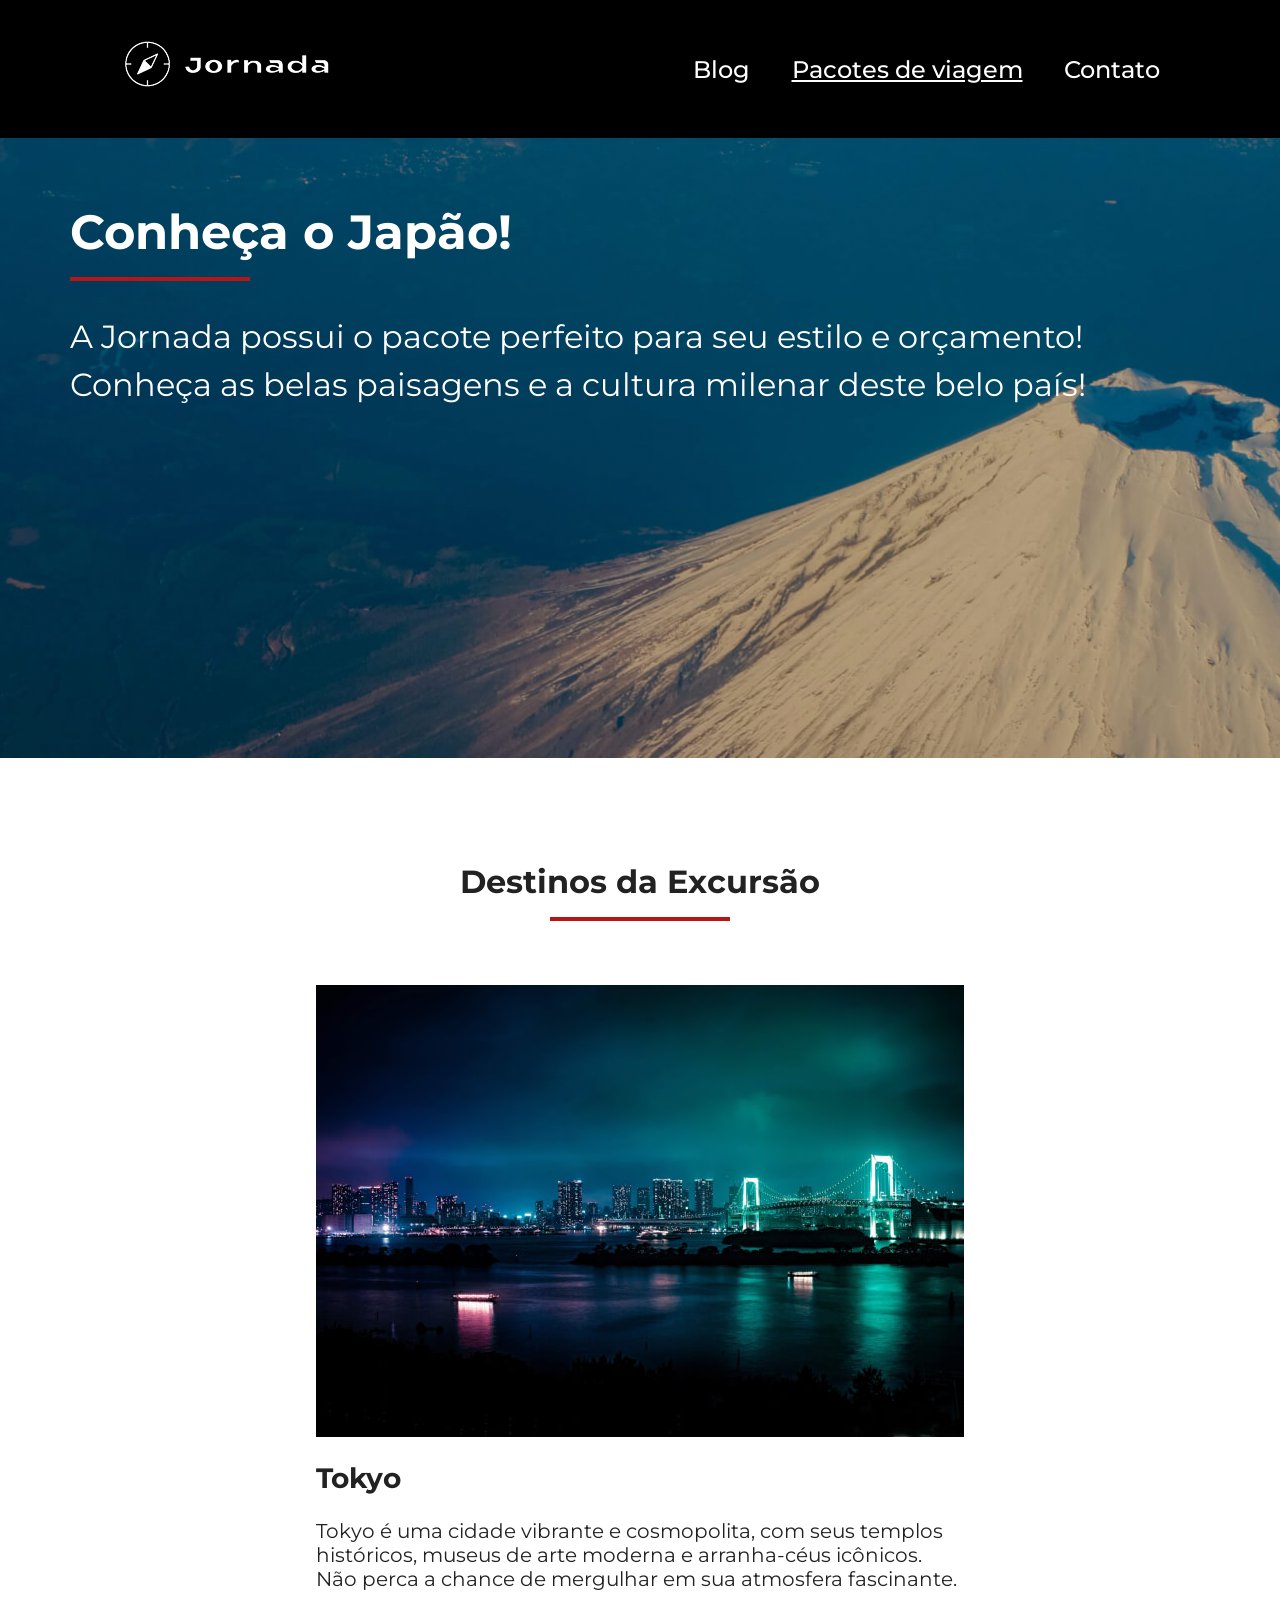
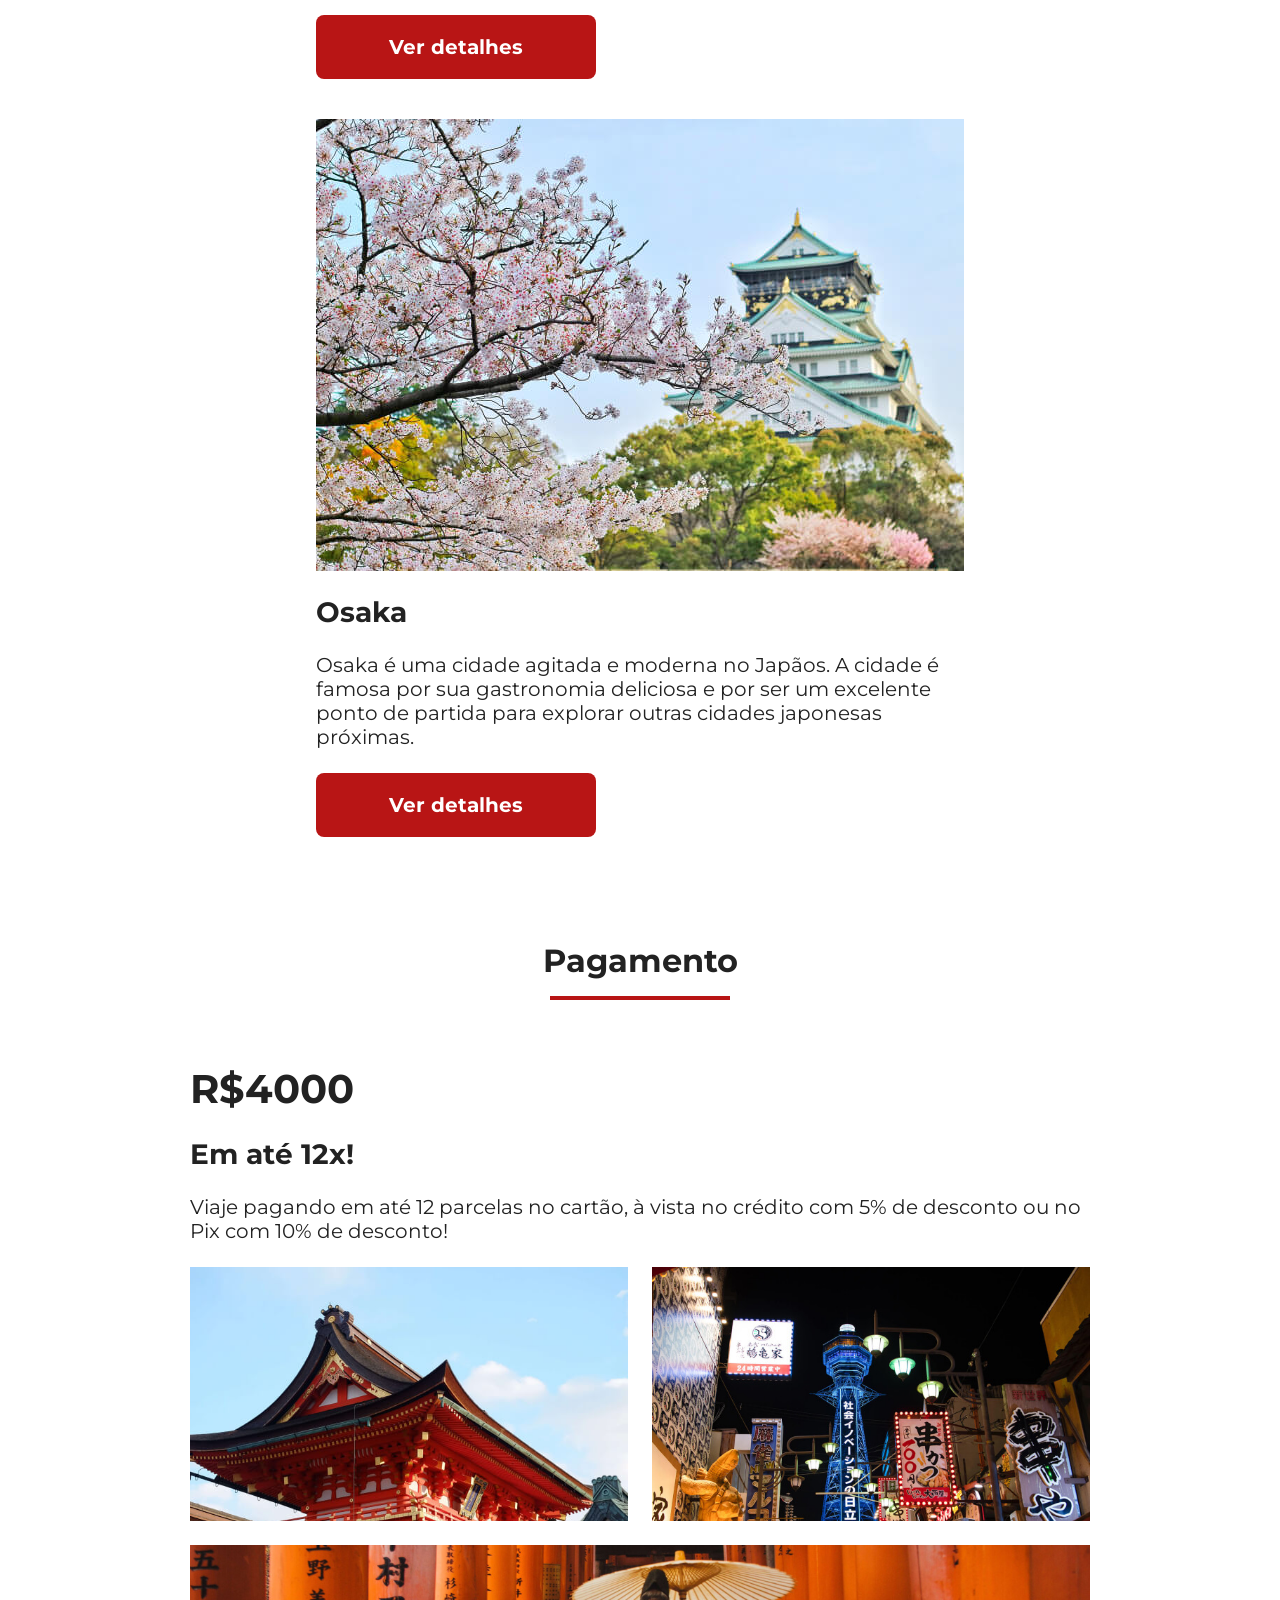
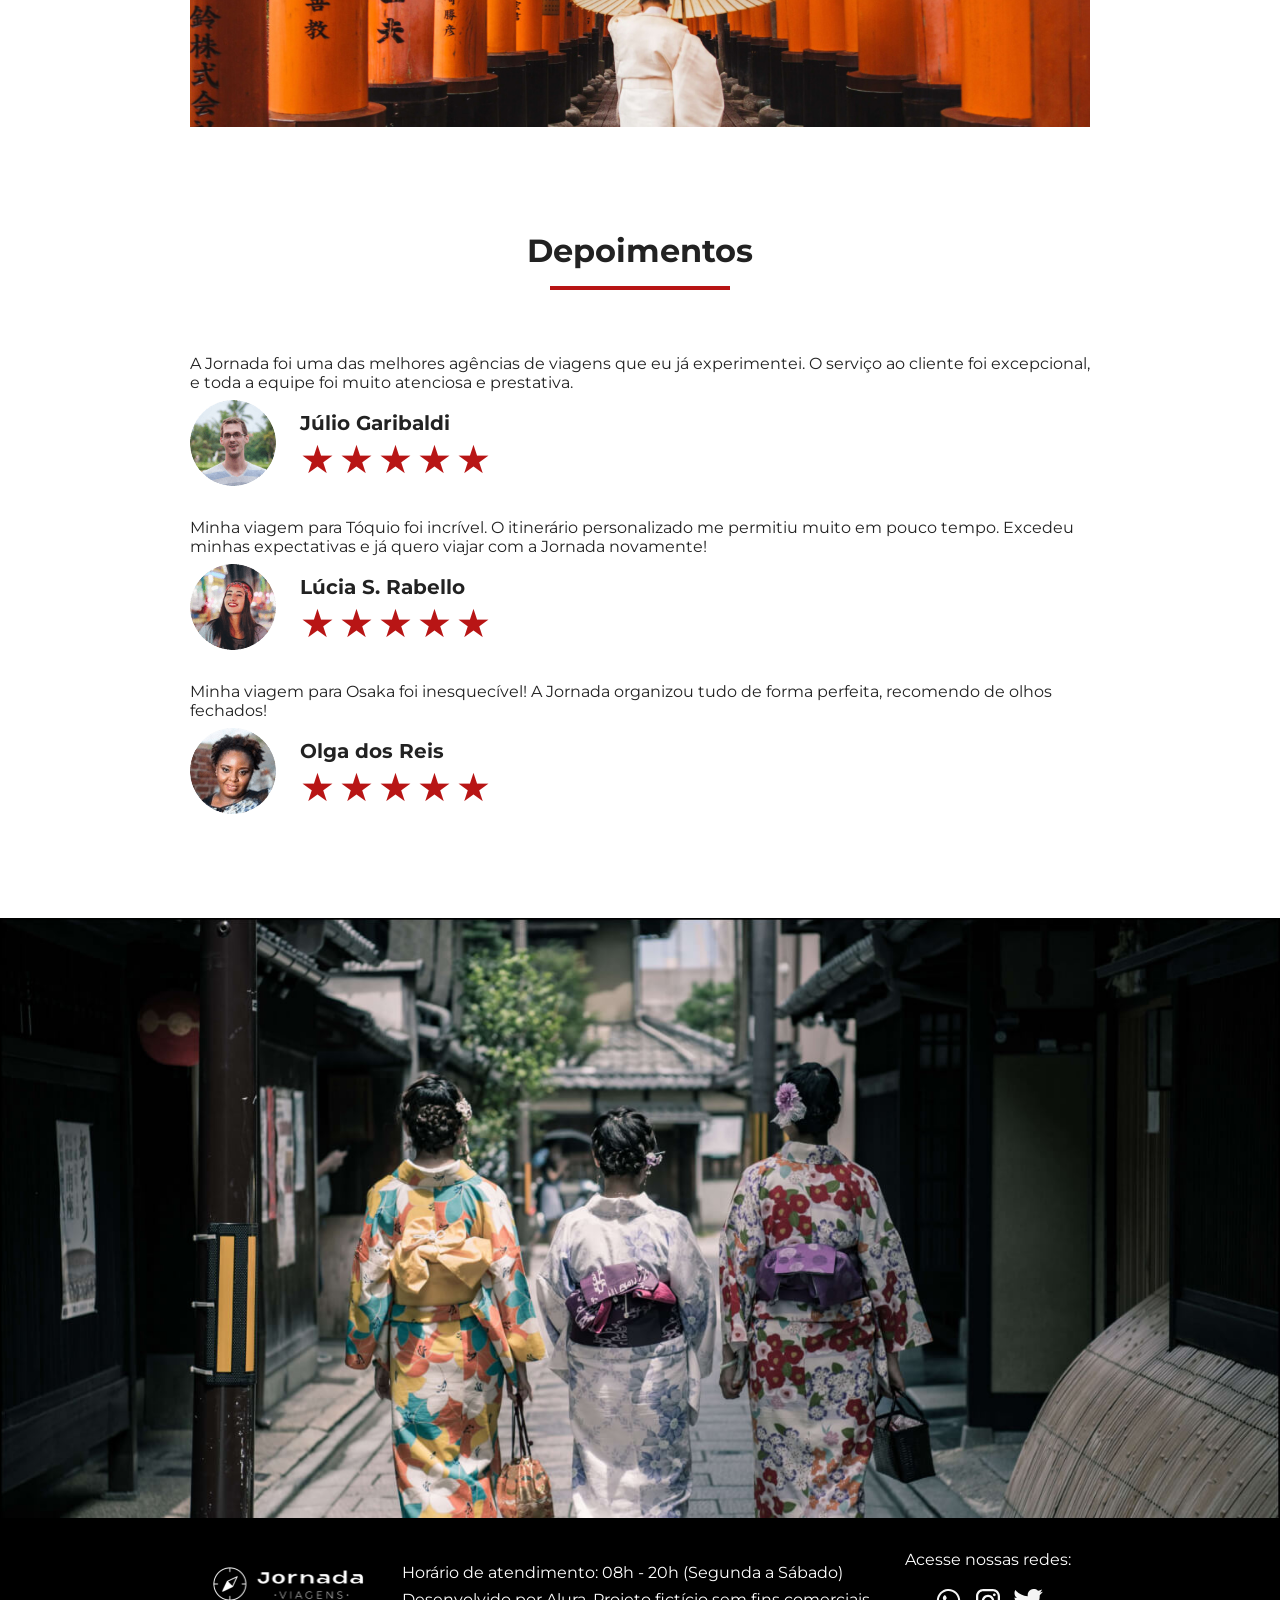
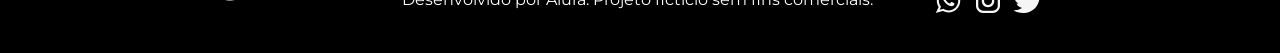
<file: pacotes-de-viagens.html>
<!doctype html>
<html lang="pt-br">
  <head>
    <meta charset="UTF-8" />
    <meta name="viewport" content="width=device-width, initial-scale=1.0" />
    <meta
      name="description"
      content="Jornada Viagens, uma agência apaixonada por criar viagens inesquecíveis."
    />

    <meta name="og: title" content="Jornada Viagens" />
    <meta
      name="og: description"
      content="Jornada Viagens, uma agência apaixonada por criar viagens inesquecíveis. Essa é a página do pacote de viagem para o Japão"
    />
    <meta
      name="og: image"
      content="https://serenadeofdreams.github.io/Alura-Jornada-Viagens/img/jornada-viagens-logo-completa-branca.png"
    />
    <meta name="og: type" content="website" />
    <meta
      name="og: url"
      content="https://serenadeofdreams.github.io/Alura-Jornada-Viagens/pacotes-de-viagens.html"
    />

    <link rel="stylesheet" href="css/style.css" />
    <link rel="icon" href="jornada-viagens-favico.png" type="image/x-icon" />
    <link rel="preconnect" href="https://fonts.googleapis.com" />
    <link rel="preconnect" href="https://fonts.gstatic.com" crossorigin />
    <link
      href="https://fonts.googleapis.com/css2?family=Montserrat:ital,wght@0,100..900;1,100..900&display=swap"
      rel="stylesheet"
    />
    <title>Jornada Viagens - Pacotes de Viagens</title>
  </head>
  <body>
    <header class="main-header">
      <a href="index.html" title="Voltar para a página inicial" class="home">
        <img
          src="img/jornada-viagens-logo-simples-branca.png"
          alt="Bússola da logo do Jornada Viagens na cor branca"
          class="mobile-logo"
        />
        <img
          src="img/jornada-viagens-logo-texto-branca.png"
          alt="Logo do Jornada Viagens na cor branca"
          class="desktop-logo"
        />
      </a>
      <div class="navigation-menu">
        <label for="menu">
          <img src="img/menu.png" alt="" />
        </label>
        <input type="checkbox" name="" id="menu" hidden />
        <nav>
          <ul class="list-links">
            <li>
              <a
                href="blog-jornada-viagens.html"
                target="_blank"
                title="Acessar blog do Jornada Viagens"
                >Blog</a
              >
            </li>
            <li>
              <a
                class="active"
                href="pacotes-de-viagens.html"
                target="_blank"
                title="Acessa pacotes de viagem disponíveis"
                >Pacotes de viagem</a
              >
            </li>
            <li>
              <a
                href="contato-jornada-viagens.html"
                target="_blank"
                title="Acessar contato conosco"
                >Contato</a
              >
            </li>
          </ul>
        </nav>
      </div>
    </header>

    <section class="travel-combos-hero first">
      <div class="travel-combos-header-hero-img">
        <div class="travel-combos-hero-title">
          <h2>Conheça o Japão!</h2>
          <hr />
        </div>

        <div class="travel-combos-header-text">
          <p class="content-text">
            A Jornada possui o pacote perfeito para seu estilo e orçamento!
            Conheça as belas paisagens e a cultura milenar deste belo país!
          </p>
        </div>
      </div>
    </section>

    <main>
      <section class="trip-destinations">
        <div class="section-title">
          <h2>Destinos da Excursão</h2>
          <hr />
        </div>

        <div class="destinations">
          <article class="item">
            <header>
              <div class="img-item tokyo"></div>
              <h3 class="content-title">Tokyo</h3>
              <p class="content-text">
                Tokyo é uma cidade vibrante e cosmopolita, com seus templos
                históricos, museus de arte moderna e arranha-céus icônicos. Não
                perca a chance de mergulhar em sua atmosfera fascinante.
              </p>
            </header>
            <footer class="button">Ver detalhes</footer>
          </article>

          <article class="item">
            <header>
              <div class="img-item osaka"></div>
              <h3 class="content-title">Osaka</h3>
              <p class="content-text">
                Osaka é uma cidade agitada e moderna no Japãos. A cidade é
                famosa por sua gastronomia deliciosa e por ser um excelente
                ponto de partida para explorar outras cidades japonesas
                próximas.
              </p>
            </header>
            <footer class="button">Ver detalhes</footer>
          </article>
        </div>
      </section>

      <section class="payment">
        <div class="section-title">
          <h2>Pagamento</h2>
          <hr />
        </div>

        <div class="payment-info">
          <div class="text-content">
            <h2>R$4000</h2>
            <h3 class="content-title">Em até 12x!</h3>
            <p class="content-text">
              Viaje pagando em até 12 parcelas no cartão, à vista no crédito com
              5% de desconto ou no Pix com 10% de desconto!
            </p>
          </div>
          <div class="img-content">
            <div class="image temple"></div>
            <div class="image night-lights"></div>
            <div class="image staircase"></div>
          </div>
        </div>
      </section>

      <section class="testimonies-japan">
        <div class="section-title">
          <h2>Depoimentos</h2>
          <hr />
        </div>

        <div class="testimonies-container">
          <article class="testimony">
            <header>
              <p>
                A Jornada foi uma das melhores agências de viagens que eu já
                experimentei. O serviço ao cliente foi excepcional, e toda a
                equipe foi muito atenciosa e prestativa.
              </p>
            </header>
            <footer>
              <img
                src="img/pacotes-de-viagens/depoimento/avatar-depoimento-julio.png"
                alt="Foto de perfil do usuário Júlio Garibaldi"
              />
              <div class="profile-content">
                <h3 class="content-title">Júlio Garibaldi</h3>
                <div class="review">
                  <span class="star">&#9733;</span>
                  <span class="star">&#9733;</span>
                  <span class="star">&#9733;</span>
                  <span class="star">&#9733;</span>
                  <span class="star">&#9733;</span>
                </div>
              </div>
            </footer>
          </article>
          <article class="testimony">
            <header>
              <p>
                Minha viagem para Tóquio foi incrível. O itinerário
                personalizado me permitiu muito em pouco tempo. Excedeu minhas
                expectativas e já quero viajar com a Jornada novamente!
              </p>
            </header>
            <footer>
              <img
                src="img/pacotes-de-viagens/depoimento/avatar-depoimento-lucia.png"
                alt="Foto de perfl da usuária Lúcia"
              />
              <div class="profile-content">
                <h3 class="content-title">Lúcia S. Rabello</h3>
                <div class="review">
                  <span class="star">&#9733;</span>
                  <span class="star">&#9733;</span>
                  <span class="star">&#9733;</span>
                  <span class="star">&#9733;</span>
                  <span class="star">&#9733;</span>
                </div>
              </div>
            </footer>
          </article>
          <article class="testimony">
            <header>
              <p>
                Minha viagem para Osaka foi inesquecível! A Jornada organizou
                tudo de forma perfeita, recomendo de olhos fechados!
              </p>
            </header>
            <footer>
              <img
                src="img/pacotes-de-viagens/depoimento/avatar-depoimento-olga.png"
                alt="Foto de perfil da usuária Olga"
              />
              <div class="profile-content">
                <h3 class="content-title">Olga dos Reis</h3>
                <div class="review">
                  <span class="star">&#9733;</span>
                  <span class="star">&#9733;</span>
                  <span class="star">&#9733;</span>
                  <span class="star">&#9733;</span>
                  <span class="star">&#9733;</span>
                </div>
              </div>
            </footer>
          </article>
        </div>
      </section>
    </main>

    <section class="travel-combos-hero second">
      <div class="travel-combos-footer-hero-img"></div>
    </section>

    <footer class="main-footer">
      <div class="logo-and-text">
        <a href="index.html" title="Voltar para a página inicial" class="home">
          <img
            src="img/jornada-viagens-logo-completa-branca.png"
            alt="Logo do Jornada Viagens na cor branca"
          />
        </a>

        <div class="text-content">
          <p>Horário de atendimento: 08h - 20h (Segunda a Sábado)</p>
          <p>Desenvolvido por Alura. Projeto fictício sem fins comerciais.</p>
        </div>
      </div>

      <div class="socials">
        <p>Acesse nossas redes:</p>
        <div class="socials-logos">
          <a href="#" target="_blank" title="Entre em contato pelo Whatsapp">
            <img
              src="img/footer/social-logos/logo-whatsapp.svg"
              alt="Logo do Whatsapp na cor branca."
            />
          </a>
          <a href="#" target="_blank" title="Acesse nosso Instagram">
            <img
              src="img/footer/social-logos/logo-instagram.svg"
              alt="Logo do Instagram na cor branca."
            />
          </a>
          <a href="#" target="_blank" title="Acesse nosso Twitter">
            <img
              src="img/footer/social-logos/logo-twiter.svg"
              alt="Logo do Twitter na cor branca."
            />
          </a>
        </div>
      </div>
    </footer>
  </body>
</html>
</file>
<file: css/style.css>
@import url(global.css);
@import url(header.css);
@import url(hero.css);
@import url(offers.css);
@import url(search-by-category.css);
@import url(popular-destinations.css);
@import url(payment-conditions.css);
@import url(testimonies.css);
@import url(footer.css);
@import url(travel-combos.css);
@import url(blog.css);
@import url(contact.css);
</file>
